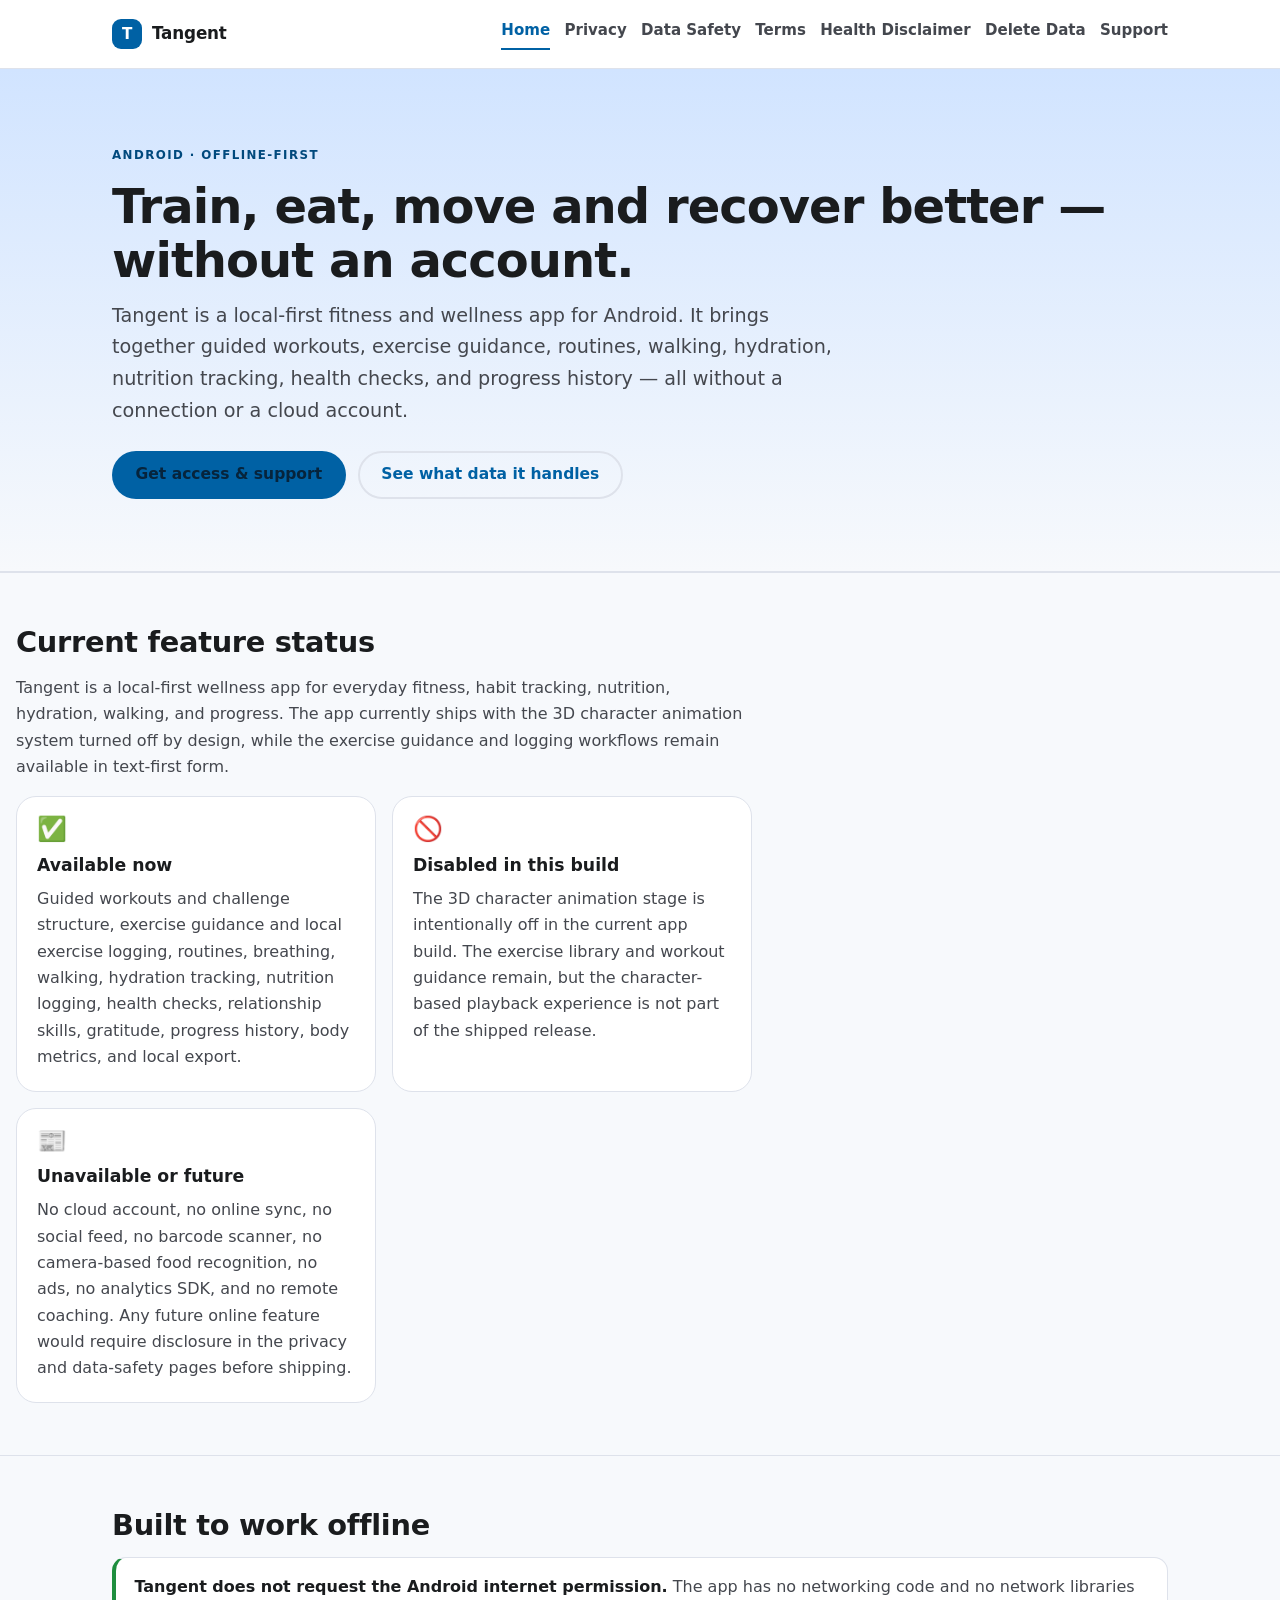
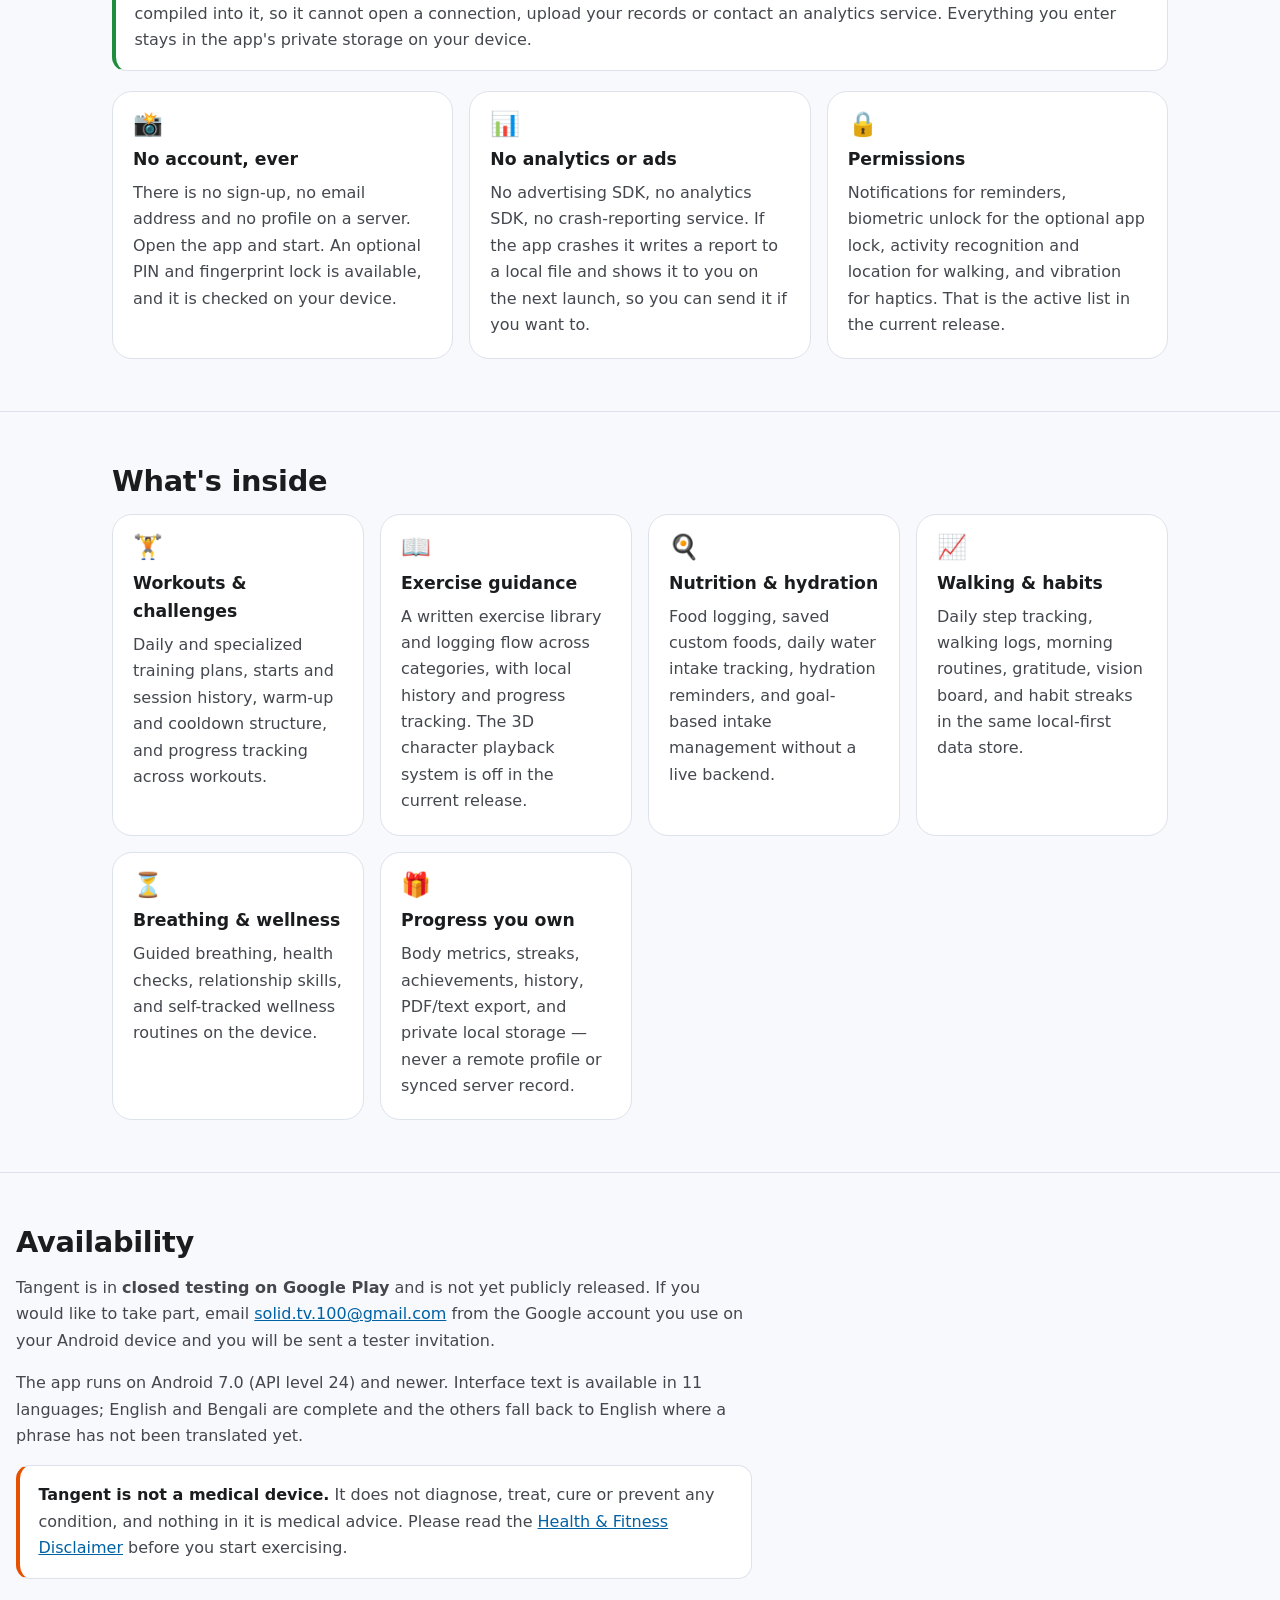
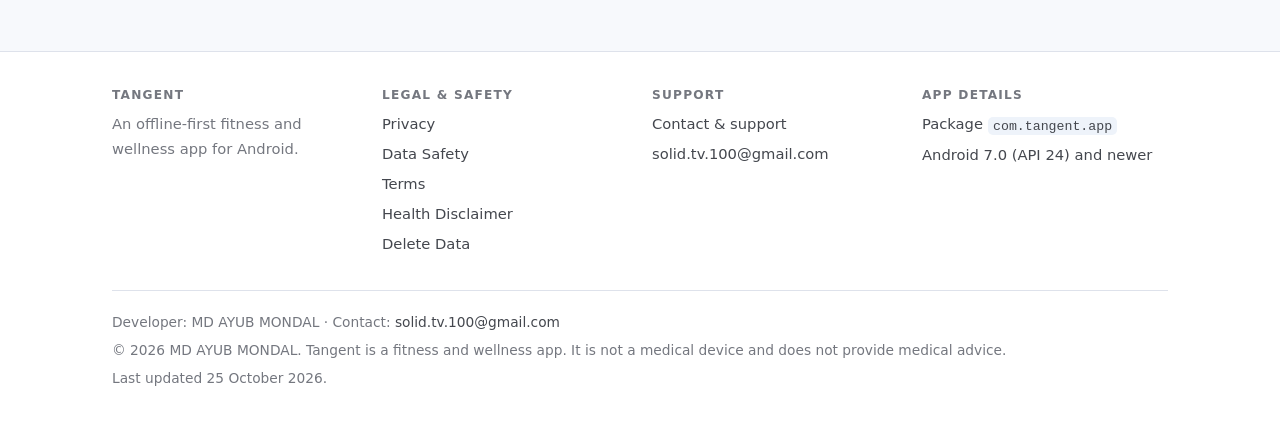
<file: index.html>
<!DOCTYPE html>
<html lang="en">
<head>
<meta charset="utf-8">
<meta name="viewport" content="width=device-width, initial-scale=1">
<title>Tangent Fitness & Wellness — Offline Android fitness app</title>
<meta name="description" content="Tangent is a local-first Android fitness and wellness app: guided workouts, exercise guidance, routines, walking, hydration, nutrition tracking, health checks, and progress history — all without an account or internet connection.">
<link rel="canonical" href="https://solidtv100-afk.github.io/tangent-website/">
<meta name="author" content="MD AYUB MONDAL">
<meta name="theme-color" content="#0061a4">
<meta property="og:type" content="website">
<meta property="og:site_name" content="Tangent Fitness &amp; Wellness">
<meta property="og:title" content="Tangent Fitness & Wellness — Offline Android fitness app">
<meta property="og:description" content="Tangent is a local-first Android fitness and wellness app: guided workouts, exercise guidance, routines, walking, hydration, nutrition tracking, health checks, and progress history — all without an account or internet connection.">
<meta property="og:url" content="https://solidtv100-afk.github.io/tangent-website/">
<meta name="twitter:card" content="summary">
<link rel="stylesheet" href="assets/styles.css">
<link rel="icon" href="data:image/svg+xml,<svg xmlns='http://www.w3.org/2000/svg' viewBox='0 0 32 32'><rect width='32' height='32' rx='8' fill='%230061a4'/><text x='16' y='23' font-family='system-ui, sans-serif' font-size='18' font-weight='700' fill='white'>T</text></svg>">
<script type="application/ld+json">
{
  "@context": "https://schema.org",
  "@type": "SoftwareApplication",
  "name": "Tangent Fitness & Wellness",
  "operatingSystem": "Android 7.0+",
  "applicationCategory": "HealthApplication",
  "applicationSubCategory": "Fitness",
  "offers": { "@type": "Offer", "price": "0", "priceCurrency": "USD" },
  "author": { "@type": "Person", "name": "MD AYUB MONDAL" },
  "publisher": { "@type": "Person", "name": "MD AYUB MONDAL" },
  "url": "https://solidtv100-afk.github.io/tangent-website/",
  "description": "Local-first fitness and wellness app for Android: guided workouts, exercise guidance, routines, walking, hydration, nutrition tracking, health checks, and progress history — all without an account or internet connection.",
  "isAccessibleForFree": true,
  "privacyPolicy": "https://solidtv100-afk.github.io/tangent-website/privacy/"
}
</script>
</head>
<body>
<a class="skip-link" href="#main">Skip to main content</a>

<header class="site-header">
  <div class="wrap">
    <a class="brand" href="./">
      <span class="mark" aria-hidden="true">T</span>
      <span>Tangent<span class="sr-only"> Fitness &amp; Wellness</span></span>
    </a>
    <nav class="site-nav" aria-label="Main">
      <ul>
          <li><a href="./" aria-current="page">Home</a></li>
          <li><a href="privacy/">Privacy</a></li>
          <li><a href="data-safety/">Data Safety</a></li>
          <li><a href="terms/">Terms</a></li>
          <li><a href="disclaimer/">Health Disclaimer</a></li>
          <li><a href="delete-data/">Delete Data</a></li>
          <li><a href="support/">Support</a></li>
      </ul>
    </nav>
  </div>
</header>

<main id="main">

<section class="hero">
  <div class="wrap">
    <span class="eyebrow">Android &middot; Offline-first</span>
    <h1>Train, eat, move and recover better &mdash; without an account.</h1>
    <p class="lede">
      Tangent is a local-first fitness and wellness app for Android. It brings
      together guided workouts, exercise guidance, routines, walking,
      hydration, nutrition tracking, health checks, and progress history &mdash;
      all without a connection or a cloud account.
    </p>
    <div class="actions">
      <a class="btn btn-primary" href="support/">Get access &amp; support</a>
      <a class="btn btn-ghost" href="data-safety/">See what data it handles</a>
    </div>
  </div>
</section>

<section>
  <div class="wrap prose">
    <h2>Current feature status</h2>
    <p>
      Tangent is a local-first wellness app for everyday fitness, habit tracking,
      nutrition, hydration, walking, and progress. The app currently ships with
      the 3D character animation system turned off by design, while the exercise
      guidance and logging workflows remain available in text-first form.
    </p>
    <div class="grid">
      <div class="card">
        <span class="ico" aria-hidden="true">&#9989;</span>
        <h3>Available now</h3>
        <p>
          Guided workouts and challenge structure, exercise guidance and local
          exercise logging, routines, breathing, walking, hydration tracking,
          nutrition logging, health checks, relationship skills, gratitude,
          progress history, body metrics, and local export.
        </p>
      </div>
      <div class="card">
        <span class="ico" aria-hidden="true">&#128683;</span>
        <h3>Disabled in this build</h3>
        <p>
          The 3D character animation stage is intentionally off in the current
          app build. The exercise library and workout guidance remain, but the
          character-based playback experience is not part of the shipped release.
        </p>
      </div>
      <div class="card">
        <span class="ico" aria-hidden="true">&#128240;</span>
        <h3>Unavailable or future</h3>
        <p>
          No cloud account, no online sync, no social feed, no barcode scanner,
          no camera-based food recognition, no ads, no analytics SDK, and no
          remote coaching. Any future online feature would require disclosure in
          the privacy and data-safety pages before shipping.
        </p>
      </div>
    </div>
  </div>
</section>

<section>
  <div class="wrap">
    <h2>Built to work offline</h2>
    <div class="callout good">
      <p>
        <strong>Tangent does not request the Android internet permission.</strong>
        The app has no networking code and no network libraries compiled into it,
        so it cannot open a connection, upload your records or contact an
        analytics service. Everything you enter stays in the app's private
        storage on your device.
      </p>
    </div>
    <div class="grid">
      <div class="card">
        <span class="ico" aria-hidden="true">&#128248;</span>
        <h3>No account, ever</h3>
        <p>
          There is no sign-up, no email address and no profile on a server.
          Open the app and start. An optional PIN and fingerprint lock is
          available, and it is checked on your device.
        </p>
      </div>
      <div class="card">
        <span class="ico" aria-hidden="true">&#128202;</span>
        <h3>No analytics or ads</h3>
        <p>
          No advertising SDK, no analytics SDK, no crash-reporting service.
          If the app crashes it writes a report to a local file and shows it to
          you on the next launch, so you can send it if you want to.
        </p>
      </div>
      <div class="card">
        <span class="ico" aria-hidden="true">&#128274;</span>
        <h3>Permissions</h3>
        <p>
          Notifications for reminders, biometric unlock for the optional app lock,
          activity recognition and location for walking, and vibration for
          haptics. That is the active list in the current release.
        </p>
      </div>
    </div>
  </div>
</section>

<section>
  <div class="wrap">
    <h2>What's inside</h2>
    <div class="grid">
      <div class="card">
        <span class="ico" aria-hidden="true">&#127947;</span>
        <h3>Workouts &amp; challenges</h3>
        <p>
          Daily and specialized training plans, starts and session history, warm-up
          and cooldown structure, and progress tracking across workouts.
        </p>
      </div>
      <div class="card">
        <span class="ico" aria-hidden="true">&#128214;</span>
        <h3>Exercise guidance</h3>
        <p>
          A written exercise library and logging flow across categories, with local
          history and progress tracking. The 3D character playback system is off in
          the current release.
        </p>
      </div>
      <div class="card">
        <span class="ico" aria-hidden="true">&#127859;</span>
        <h3>Nutrition &amp; hydration</h3>
        <p>
          Food logging, saved custom foods, daily water intake tracking, hydration
          reminders, and goal-based intake management without a live backend.
        </p>
      </div>
      <div class="card">
        <span class="ico" aria-hidden="true">&#128200;</span>
        <h3>Walking &amp; habits</h3>
        <p>
          Daily step tracking, walking logs, morning routines, gratitude, vision
          board, and habit streaks in the same local-first data store.
        </p>
      </div>
      <div class="card">
        <span class="ico" aria-hidden="true">&#9203;</span>
        <h3>Breathing &amp; wellness</h3>
        <p>
          Guided breathing, health checks, relationship skills, and self-tracked
          wellness routines on the device.
        </p>
      </div>
      <div class="card">
        <span class="ico" aria-hidden="true">&#127873;</span>
        <h3>Progress you own</h3>
        <p>
          Body metrics, streaks, achievements, history, PDF/text export, and
          private local storage — never a remote profile or synced server record.
        </p>
      </div>
    </div>
  </div>
</section>

<section>
  <div class="wrap prose">
    <h2>Availability</h2>
    <p>
      Tangent is in <strong>closed testing on Google Play</strong> and is not
      yet publicly released. If you would like to take part, email
      <a href="mailto:solid.tv.100@gmail.com">solid.tv.100@gmail.com</a> from the Google account you use on
      your Android device and you will be sent a tester invitation.
    </p>
    <p>
      The app runs on Android 7.0 (API level 24) and newer. Interface text is
      available in 11 languages; English and Bengali are complete and the others
      fall back to English where a phrase has not been translated yet.
    </p>
    <div class="callout warn">
      <p>
        <strong>Tangent is not a medical device.</strong> It does not diagnose,
        treat, cure or prevent any condition, and nothing in it is medical
        advice. Please read the
        <a href="disclaimer/">Health &amp; Fitness Disclaimer</a> before you
        start exercising.
      </p>
    </div>
  </div>
</section>

</main>

<footer class="site-footer">
  <div class="wrap">
    <div class="footer-grid">
      <div>
        <h2>Tangent</h2>
        <p style="margin:0;color:var(--ink-muted)">An offline-first fitness and wellness app for Android.</p>
      </div>
      <div>
        <h2>Legal &amp; safety</h2>
        <ul>
            <li><a href="privacy/">Privacy</a></li>
            <li><a href="data-safety/">Data Safety</a></li>
            <li><a href="terms/">Terms</a></li>
            <li><a href="disclaimer/">Health Disclaimer</a></li>
            <li><a href="delete-data/">Delete Data</a></li>
        </ul>
      </div>
      <div>
        <h2>Support</h2>
        <ul>
          <li><a href="support/">Contact &amp; support</a></li>
          <li><a href="mailto:solid.tv.100@gmail.com">solid.tv.100@gmail.com</a></li>
        </ul>
      </div>
      <div>
        <h2>App details</h2>
        <ul>
          <li>Package <code>com.tangent.app</code></li>
          <li>Android 7.0 (API 24) and newer</li>
        </ul>
      </div>
    </div>
    <div class="legal">
      <p>Developer: MD AYUB MONDAL &middot; Contact: <a href="mailto:solid.tv.100@gmail.com">solid.tv.100@gmail.com</a></p>
      <p>&copy; 2026 MD AYUB MONDAL. Tangent is a fitness and wellness app. It is not a medical device and does not provide medical advice.</p>
      <p>Last updated 25 October 2026.</p>
    </div>
  </div>
</footer>
</body>
</html>
</file>
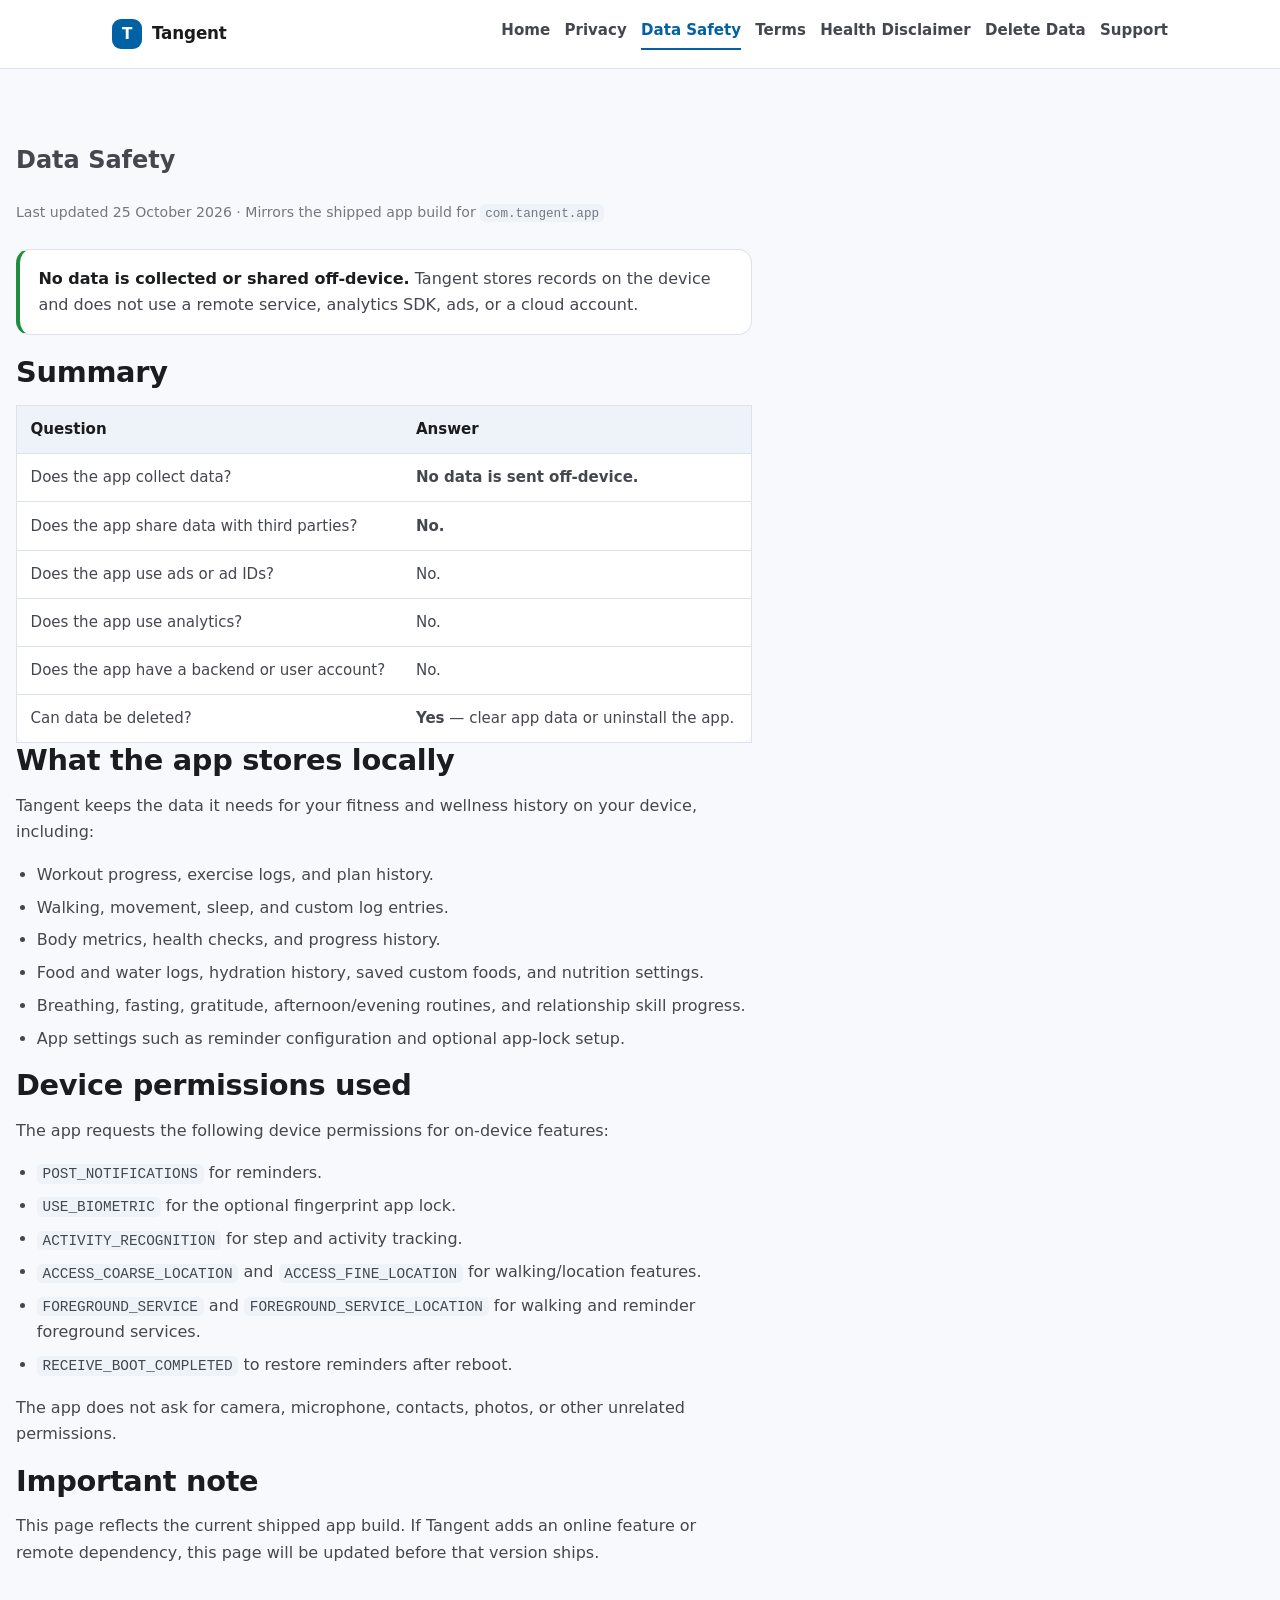
<file: data-safety/index.html>
<!DOCTYPE html>
<html lang="en">
<head>
<meta charset="utf-8">
<meta name="viewport" content="width=device-width, initial-scale=1">
<title>Data Safety — Tangent Fitness & Wellness</title>
<meta name="description" content="Tangent stores data locally on your device. It does not collect or share data off-device and does not use ads, analytics, or a remote backend.">
<link rel="canonical" href="https://solidtv100-afk.github.io/tangent-website/data-safety/">
<meta name="author" content="MD AYUB MONDAL">
<meta name="theme-color" content="#0061a4">
<meta property="og:type" content="website">
<meta property="og:site_name" content="Tangent Fitness &amp; Wellness">
<meta property="og:title" content="Data Safety — Tangent Fitness & Wellness">
<meta property="og:description" content="Tangent stores data locally on your device. It does not collect or share data off-device and does not use ads, analytics, or a remote backend.">
<meta property="og:url" content="https://solidtv100-afk.github.io/tangent-website/data-safety/">
<meta name="twitter:card" content="summary">
<link rel="stylesheet" href="../assets/styles.css">
<link rel="icon" href="data:image/svg+xml,<svg xmlns='http://www.w3.org/2000/svg' viewBox='0 0 32 32'><rect width='32' height='32' rx='8' fill='%230061a4'/><text x='16' y='23' font-family='system-ui, sans-serif' font-size='18' font-weight='700' fill='white'>T</text></svg>">
</head>
<body>
<a class="skip-link" href="#main">Skip to main content</a>
<header class="site-header">
  <div class="wrap">
    <a class="brand" href="../">
      <span class="mark" aria-hidden="true">T</span>
      <span>Tangent<span class="sr-only"> Fitness &amp; Wellness</span></span>
    </a>
    <nav class="site-nav" aria-label="Main">
      <ul>
        <li><a href="../">Home</a></li>
        <li><a href="../privacy/">Privacy</a></li>
        <li><a href="../data-safety/" aria-current="page">Data Safety</a></li>
        <li><a href="../terms/">Terms</a></li>
        <li><a href="../disclaimer/">Health Disclaimer</a></li>
        <li><a href="../delete-data/">Delete Data</a></li>
        <li><a href="../support/">Support</a></li>
      </ul>
    </nav>
  </div>
</header>

<main id="main">
<section>
  <div class="wrap prose">
    <h1>Data Safety</h1>
    <p class="meta">Last updated 25 October 2026 &middot; Mirrors the shipped app build for <code>com.tangent.app</code></p>

    <div class="callout good">
      <p>
        <strong>No data is collected or shared off-device.</strong> Tangent stores
        records on the device and does not use a remote service, analytics SDK,
        ads, or a cloud account.
      </p>
    </div>

    <h2>Summary</h2>
    <table>
      <thead>
        <tr><th scope="col">Question</th><th scope="col">Answer</th></tr>
      </thead>
      <tbody>
        <tr><td>Does the app collect data?</td><td><strong>No data is sent off-device.</strong></td></tr>
        <tr><td>Does the app share data with third parties?</td><td><strong>No.</strong></td></tr>
        <tr><td>Does the app use ads or ad IDs?</td><td>No.</td></tr>
        <tr><td>Does the app use analytics?</td><td>No.</td></tr>
        <tr><td>Does the app have a backend or user account?</td><td>No.</td></tr>
        <tr><td>Can data be deleted?</td><td><strong>Yes</strong> — clear app data or uninstall the app.</td></tr>
      </tbody>
    </table>

    <h2>What the app stores locally</h2>
    <p>Tangent keeps the data it needs for your fitness and wellness history on your device, including:</p>
    <ul>
      <li>Workout progress, exercise logs, and plan history.</li>
      <li>Walking, movement, sleep, and custom log entries.</li>
      <li>Body metrics, health checks, and progress history.</li>
      <li>Food and water logs, hydration history, saved custom foods, and nutrition settings.</li>
      <li>Breathing, fasting, gratitude, afternoon/evening routines, and relationship skill progress.</li>
      <li>App settings such as reminder configuration and optional app-lock setup.</li>
    </ul>

    <h2>Device permissions used</h2>
    <p>The app requests the following device permissions for on-device features:</p>
    <ul>
      <li><code>POST_NOTIFICATIONS</code> for reminders.</li>
      <li><code>USE_BIOMETRIC</code> for the optional fingerprint app lock.</li>
      <li><code>ACTIVITY_RECOGNITION</code> for step and activity tracking.</li>
      <li><code>ACCESS_COARSE_LOCATION</code> and <code>ACCESS_FINE_LOCATION</code> for walking/location features.</li>
      <li><code>FOREGROUND_SERVICE</code> and <code>FOREGROUND_SERVICE_LOCATION</code> for walking and reminder foreground services.</li>
      <li><code>RECEIVE_BOOT_COMPLETED</code> to restore reminders after reboot.</li>
    </ul>
    <p>The app does not ask for camera, microphone, contacts, photos, or other unrelated permissions.</p>

    <h2>Important note</h2>
    <p>
      This page reflects the current shipped app build. If Tangent adds an online
      feature or remote dependency, this page will be updated before that version
      ships.
    </p>
  </div>
</section>
</main>
</body>
</html>
</file>
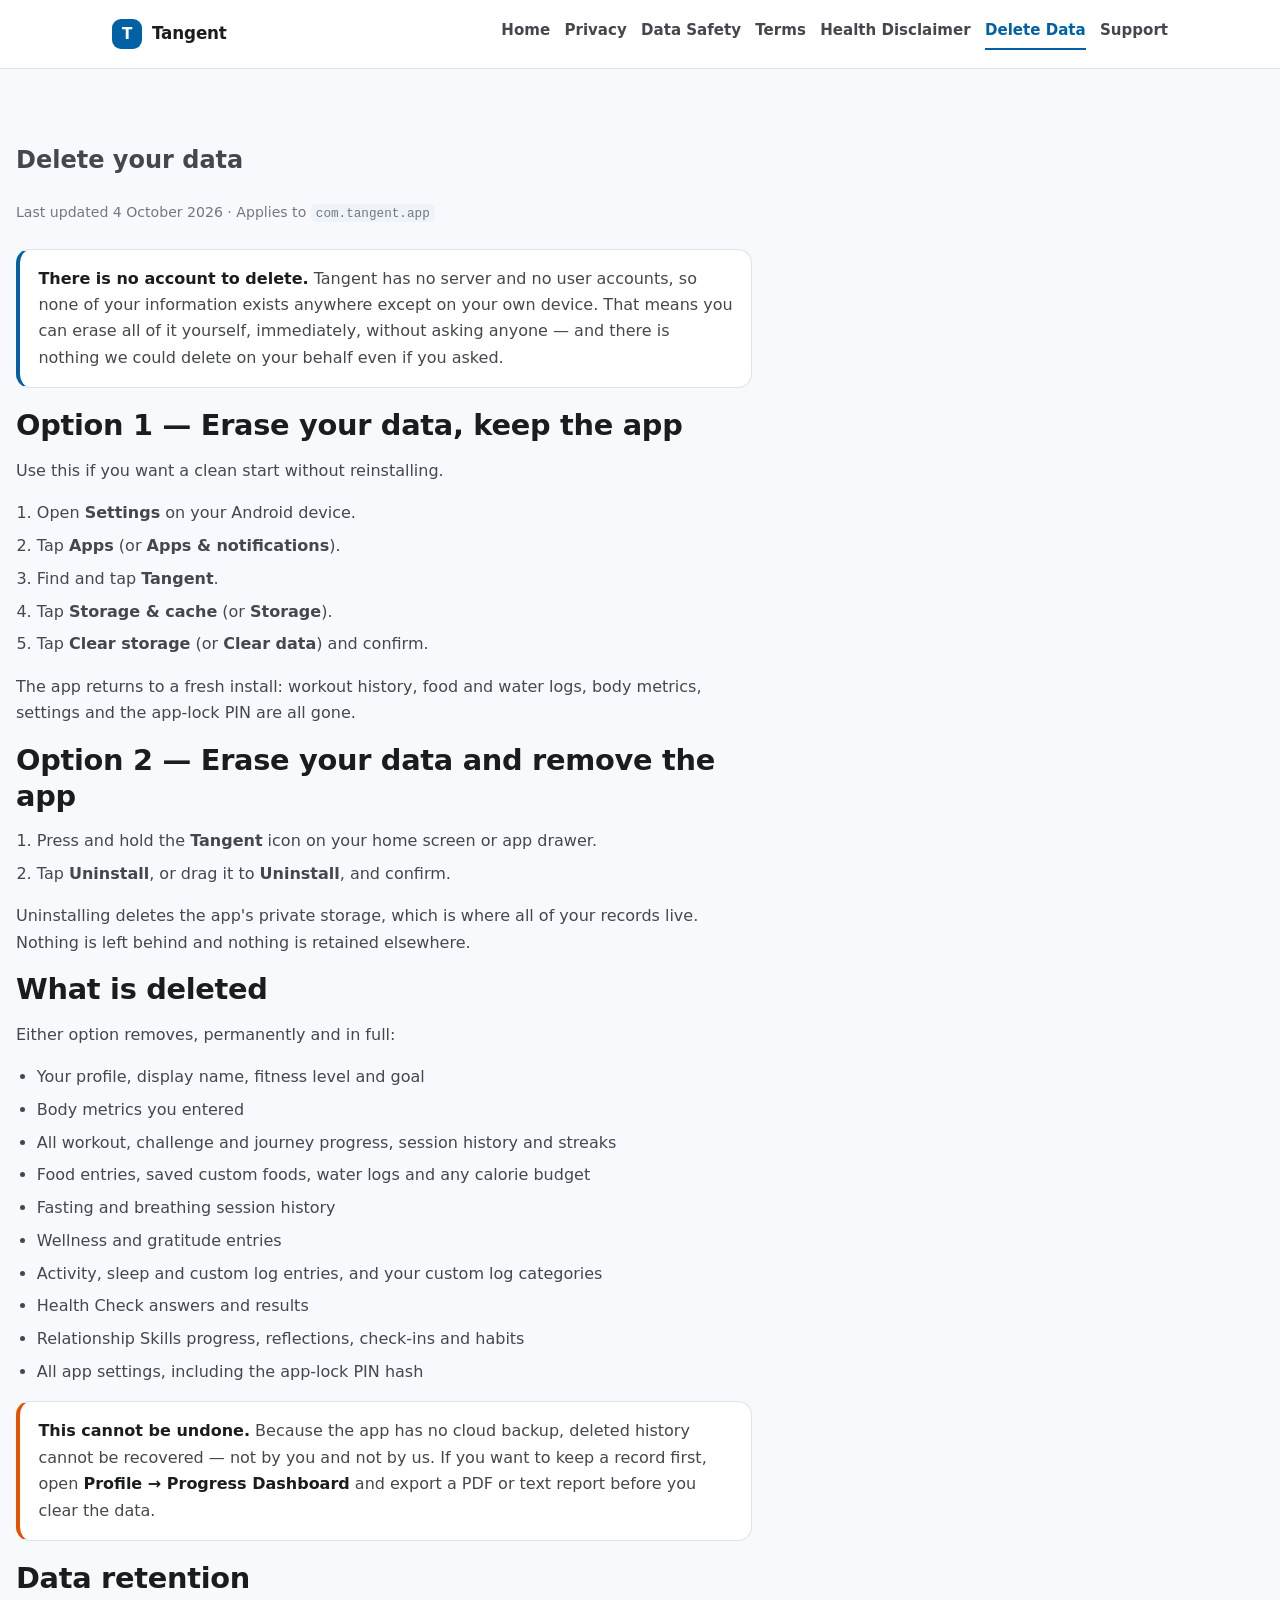
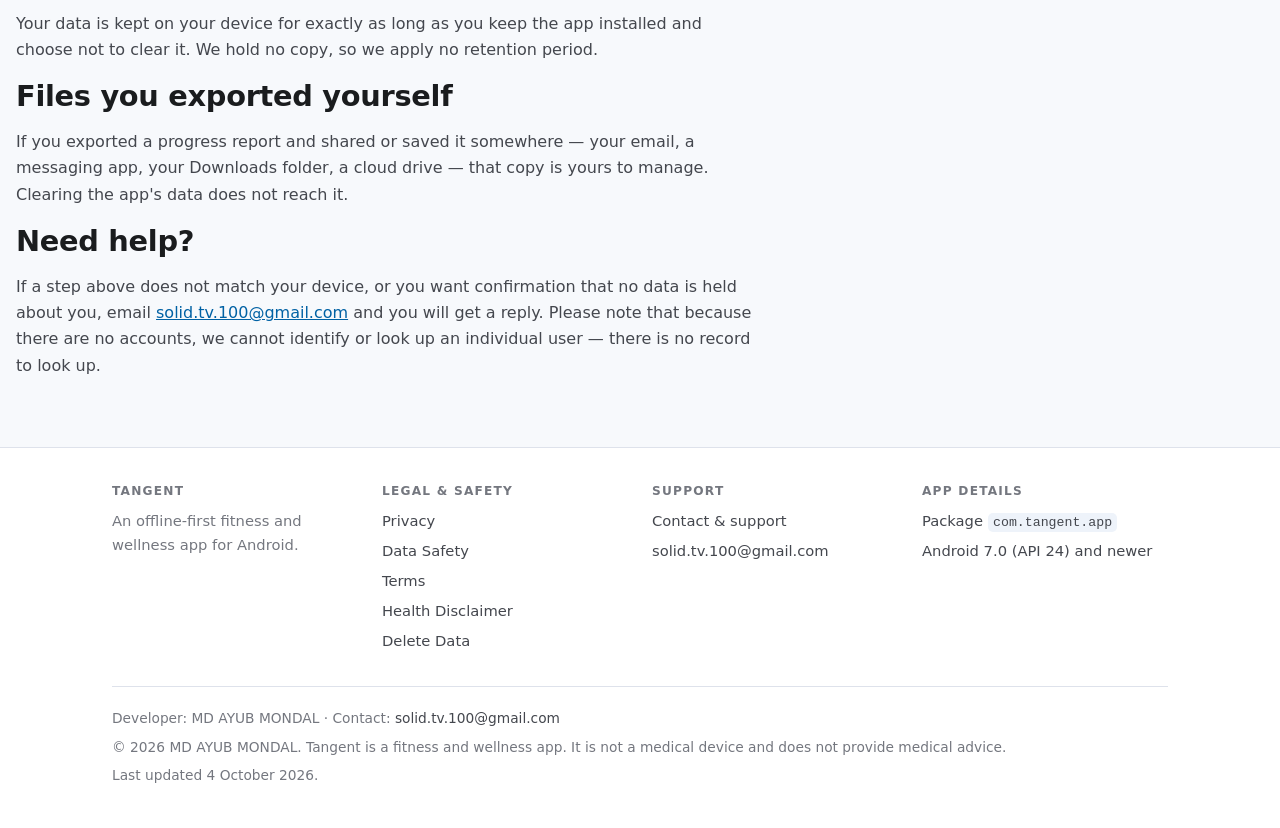
<file: delete-data/index.html>
<!DOCTYPE html>
<html lang="en">
<head>
<meta charset="utf-8">
<meta name="viewport" content="width=device-width, initial-scale=1">
<title>Delete your data — Tangent Fitness & Wellness</title>
<meta name="description" content="How to permanently erase all Tangent data. There is no account to delete: everything is on your device, and clearing app data or uninstalling removes it.">
<link rel="canonical" href="https://solidtv100-afk.github.io/tangent-website/delete-data/">
<meta name="author" content="MD AYUB MONDAL">
<meta name="theme-color" content="#0061a4">
<meta property="og:type" content="website">
<meta property="og:site_name" content="Tangent Fitness &amp; Wellness">
<meta property="og:title" content="Delete your data — Tangent Fitness & Wellness">
<meta property="og:description" content="How to permanently erase all Tangent data. There is no account to delete: everything is on your device, and clearing app data or uninstalling removes it.">
<meta property="og:url" content="https://solidtv100-afk.github.io/tangent-website/delete-data/">
<meta name="twitter:card" content="summary">
<link rel="stylesheet" href="../assets/styles.css">
<link rel="icon" href="data:image/svg+xml,<svg xmlns='http://www.w3.org/2000/svg' viewBox='0 0 32 32'><rect width='32' height='32' rx='8' fill='%230061a4'/><text x='16' y='23' font-family='system-ui,sans-serif' font-size='19' font-weight='700' text-anchor='middle' fill='%23fff'>T</text></svg>">
</head>
<body>
<a class="skip-link" href="#main">Skip to main content</a>

<header class="site-header">
  <div class="wrap">
    <a class="brand" href="../">
      <span class="mark" aria-hidden="true">T</span>
      <span>Tangent<span class="sr-only"> Fitness &amp; Wellness</span></span>
    </a>
    <nav class="site-nav" aria-label="Main">
      <ul>
          <li><a href="../">Home</a></li>
          <li><a href="../privacy/">Privacy</a></li>
          <li><a href="../data-safety/">Data Safety</a></li>
          <li><a href="../terms/">Terms</a></li>
          <li><a href="../disclaimer/">Health Disclaimer</a></li>
          <li><a href="../delete-data/" aria-current="page">Delete Data</a></li>
          <li><a href="../support/">Support</a></li>
      </ul>
    </nav>
  </div>
</header>

<main id="main">

<section>
  <div class="wrap prose">
    <h1>Delete your data</h1>
    <p class="meta">Last updated 4 October 2026 &middot; Applies to <code>com.tangent.app</code></p>

    <div class="callout">
      <p>
        <strong>There is no account to delete.</strong> Tangent has no server
        and no user accounts, so none of your information exists anywhere
        except on your own device. That means you can erase all of it yourself,
        immediately, without asking anyone &mdash; and there is nothing we
        could delete on your behalf even if you asked.
      </p>
    </div>

    <h2>Option 1 &mdash; Erase your data, keep the app</h2>
    <p>Use this if you want a clean start without reinstalling.</p>
    <ol>
      <li>Open <strong>Settings</strong> on your Android device.</li>
      <li>Tap <strong>Apps</strong> (or <strong>Apps &amp; notifications</strong>).</li>
      <li>Find and tap <strong>Tangent</strong>.</li>
      <li>Tap <strong>Storage &amp; cache</strong> (or <strong>Storage</strong>).</li>
      <li>Tap <strong>Clear storage</strong> (or <strong>Clear data</strong>) and confirm.</li>
    </ol>
    <p>
      The app returns to a fresh install: workout history, food and water logs,
      body metrics, settings and the app-lock PIN are all gone.
    </p>

    <h2>Option 2 &mdash; Erase your data and remove the app</h2>
    <ol>
      <li>Press and hold the <strong>Tangent</strong> icon on your home screen or app drawer.</li>
      <li>Tap <strong>Uninstall</strong>, or drag it to <strong>Uninstall</strong>, and confirm.</li>
    </ol>
    <p>
      Uninstalling deletes the app's private storage, which is where all of
      your records live. Nothing is left behind and nothing is retained
      elsewhere.
    </p>

    <h2>What is deleted</h2>
    <p>Either option removes, permanently and in full:</p>
    <ul>
      <li>Your profile, display name, fitness level and goal</li>
      <li>Body metrics you entered</li>
      <li>All workout, challenge and journey progress, session history and streaks</li>
      <li>Food entries, saved custom foods, water logs and any calorie budget</li>
      <li>Fasting and breathing session history</li>
      <li>Wellness and gratitude entries</li>
      <li>Activity, sleep and custom log entries, and your custom log categories</li>
      <li>Health Check answers and results</li>
      <li>Relationship Skills progress, reflections, check-ins and habits</li>
      <li>All app settings, including the app-lock PIN hash</li>
    </ul>

    <div class="callout warn">
      <p>
        <strong>This cannot be undone.</strong> Because the app has no cloud
        backup, deleted history cannot be recovered &mdash; not by you and not
        by us. If you want to keep a record first, open
        <strong>Profile &rarr; Progress Dashboard</strong> and export a PDF or
        text report before you clear the data.
      </p>
    </div>

    <h2>Data retention</h2>
    <p>
      Your data is kept on your device for exactly as long as you keep the app
      installed and choose not to clear it. We hold no copy, so we apply no
      retention period.
    </p>

    <h2>Files you exported yourself</h2>
    <p>
      If you exported a progress report and shared or saved it somewhere &mdash;
      your email, a messaging app, your Downloads folder, a cloud drive &mdash;
      that copy is yours to manage. Clearing the app's data does not reach it.
    </p>

    <h2>Need help?</h2>
    <p>
      If a step above does not match your device, or you want confirmation that
      no data is held about you, email
      <a href="mailto:solid.tv.100@gmail.com">solid.tv.100@gmail.com</a> and you will get a reply. Please
      note that because there are no accounts, we cannot identify or look up an
      individual user &mdash; there is no record to look up.
    </p>
  </div>
</section>

</main>

<footer class="site-footer">
  <div class="wrap">
    <div class="footer-grid">
      <div>
        <h2>Tangent</h2>
        <p style="margin:0;color:var(--ink-muted)">An offline-first fitness and wellness app for Android.</p>
      </div>
      <div>
        <h2>Legal &amp; safety</h2>
        <ul>
            <li><a href="../privacy/">Privacy</a></li>
            <li><a href="../data-safety/">Data Safety</a></li>
            <li><a href="../terms/">Terms</a></li>
            <li><a href="../disclaimer/">Health Disclaimer</a></li>
            <li><a href="../delete-data/">Delete Data</a></li>
        </ul>
      </div>
      <div>
        <h2>Support</h2>
        <ul>
          <li><a href="../support/">Contact &amp; support</a></li>
          <li><a href="mailto:solid.tv.100@gmail.com">solid.tv.100@gmail.com</a></li>
        </ul>
      </div>
      <div>
        <h2>App details</h2>
        <ul>
          <li>Package <code>com.tangent.app</code></li>
          <li>Android 7.0 (API 24) and newer</li>
        </ul>
      </div>
    </div>
    <div class="legal">
      <p>Developer: MD AYUB MONDAL &middot; Contact: <a href="mailto:solid.tv.100@gmail.com">solid.tv.100@gmail.com</a></p>
      <p>&copy; 2026 MD AYUB MONDAL. Tangent is a fitness and wellness app. It is not a medical device and does not provide medical advice.</p>
      <p>Last updated 4 October 2026.</p>
    </div>
  </div>
</footer>
</body>
</html>
</file>
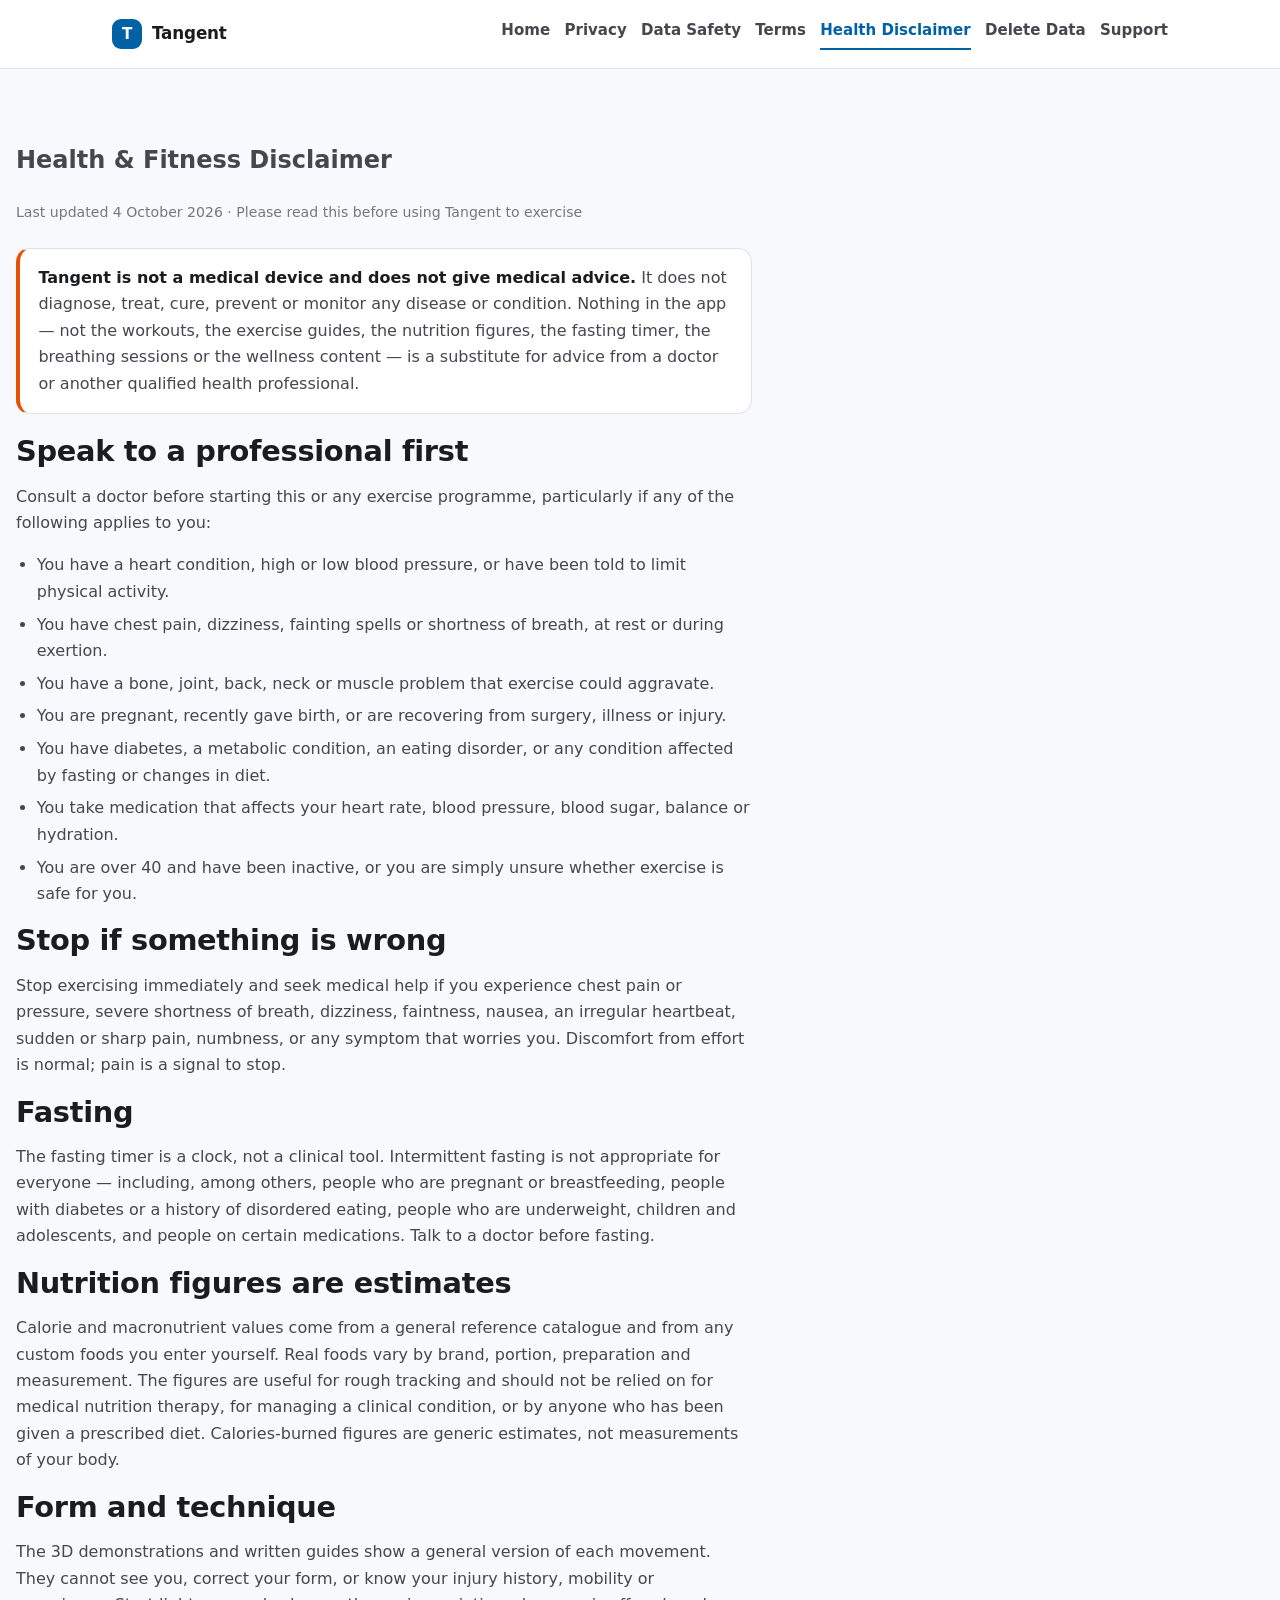
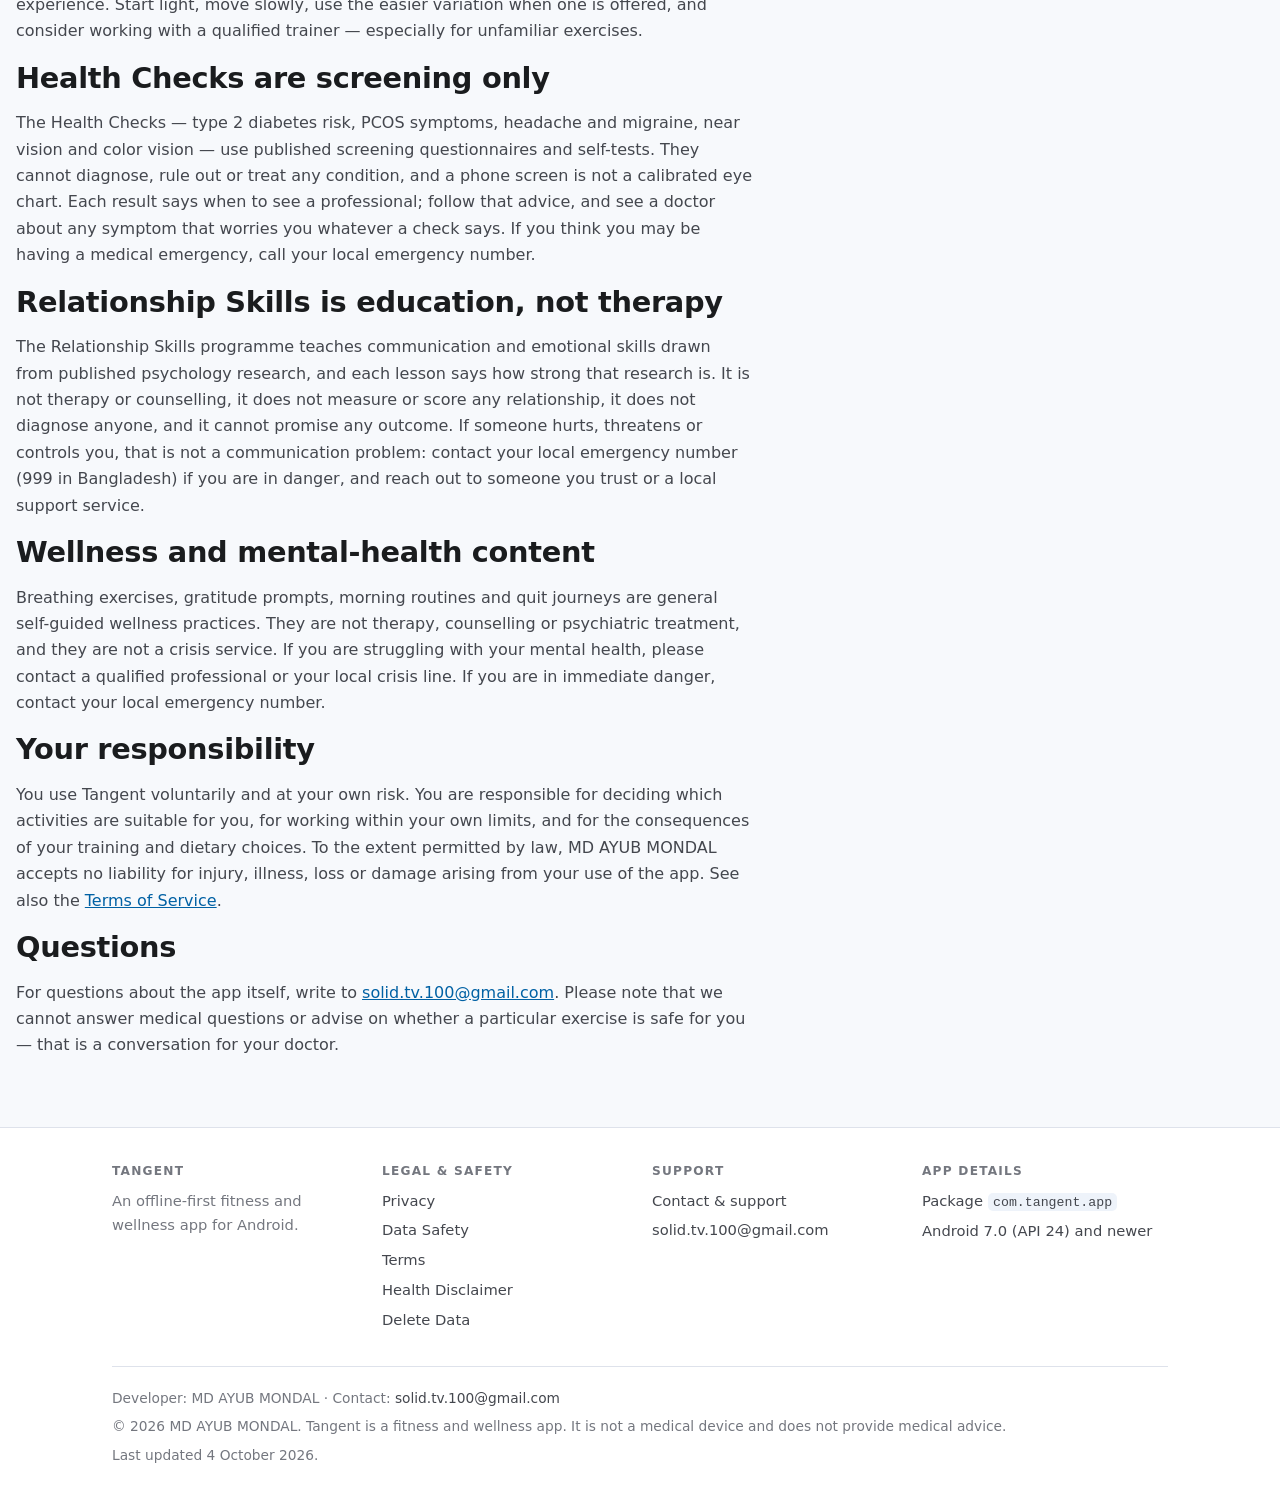
<file: disclaimer/index.html>
<!DOCTYPE html>
<html lang="en">
<head>
<meta charset="utf-8">
<meta name="viewport" content="width=device-width, initial-scale=1">
<title>Health & Fitness Disclaimer — Tangent Fitness & Wellness</title>
<meta name="description" content="Tangent is not a medical device and does not give medical advice. Read this before starting any exercise programme, fasting, or relying on nutrition figures.">
<link rel="canonical" href="https://solidtv100-afk.github.io/tangent-website/disclaimer/">
<meta name="author" content="MD AYUB MONDAL">
<meta name="theme-color" content="#0061a4">
<meta property="og:type" content="website">
<meta property="og:site_name" content="Tangent Fitness &amp; Wellness">
<meta property="og:title" content="Health & Fitness Disclaimer — Tangent Fitness & Wellness">
<meta property="og:description" content="Tangent is not a medical device and does not give medical advice. Read this before starting any exercise programme, fasting, or relying on nutrition figures.">
<meta property="og:url" content="https://solidtv100-afk.github.io/tangent-website/disclaimer/">
<meta name="twitter:card" content="summary">
<link rel="stylesheet" href="../assets/styles.css">
<link rel="icon" href="data:image/svg+xml,<svg xmlns='http://www.w3.org/2000/svg' viewBox='0 0 32 32'><rect width='32' height='32' rx='8' fill='%230061a4'/><text x='16' y='23' font-family='system-ui,sans-serif' font-size='19' font-weight='700' text-anchor='middle' fill='%23fff'>T</text></svg>">
</head>
<body>
<a class="skip-link" href="#main">Skip to main content</a>

<header class="site-header">
  <div class="wrap">
    <a class="brand" href="../">
      <span class="mark" aria-hidden="true">T</span>
      <span>Tangent<span class="sr-only"> Fitness &amp; Wellness</span></span>
    </a>
    <nav class="site-nav" aria-label="Main">
      <ul>
          <li><a href="../">Home</a></li>
          <li><a href="../privacy/">Privacy</a></li>
          <li><a href="../data-safety/">Data Safety</a></li>
          <li><a href="../terms/">Terms</a></li>
          <li><a href="../disclaimer/" aria-current="page">Health Disclaimer</a></li>
          <li><a href="../delete-data/">Delete Data</a></li>
          <li><a href="../support/">Support</a></li>
      </ul>
    </nav>
  </div>
</header>

<main id="main">

<section>
  <div class="wrap prose">
    <h1>Health &amp; Fitness Disclaimer</h1>
    <p class="meta">Last updated 4 October 2026 &middot; Please read this before using Tangent to exercise</p>

    <div class="callout warn">
      <p>
        <strong>Tangent is not a medical device and does not give medical
        advice.</strong> It does not diagnose, treat, cure, prevent or monitor
        any disease or condition. Nothing in the app &mdash; not the workouts,
        the exercise guides, the nutrition figures, the fasting timer, the
        breathing sessions or the wellness content &mdash; is a substitute for
        advice from a doctor or another qualified health professional.
      </p>
    </div>

    <h2>Speak to a professional first</h2>
    <p>
      Consult a doctor before starting this or any exercise programme,
      particularly if any of the following applies to you:
    </p>
    <ul>
      <li>You have a heart condition, high or low blood pressure, or have been told to limit physical activity.</li>
      <li>You have chest pain, dizziness, fainting spells or shortness of breath, at rest or during exertion.</li>
      <li>You have a bone, joint, back, neck or muscle problem that exercise could aggravate.</li>
      <li>You are pregnant, recently gave birth, or are recovering from surgery, illness or injury.</li>
      <li>You have diabetes, a metabolic condition, an eating disorder, or any condition affected by fasting or changes in diet.</li>
      <li>You take medication that affects your heart rate, blood pressure, blood sugar, balance or hydration.</li>
      <li>You are over 40 and have been inactive, or you are simply unsure whether exercise is safe for you.</li>
    </ul>

    <h2>Stop if something is wrong</h2>
    <p>
      Stop exercising immediately and seek medical help if you experience chest
      pain or pressure, severe shortness of breath, dizziness, faintness,
      nausea, an irregular heartbeat, sudden or sharp pain, numbness, or any
      symptom that worries you. Discomfort from effort is normal; pain is a
      signal to stop.
    </p>

    <h2>Fasting</h2>
    <p>
      The fasting timer is a clock, not a clinical tool. Intermittent fasting
      is not appropriate for everyone &mdash; including, among others, people
      who are pregnant or breastfeeding, people with diabetes or a history of
      disordered eating, people who are underweight, children and adolescents,
      and people on certain medications. Talk to a doctor before fasting.
    </p>

    <h2>Nutrition figures are estimates</h2>
    <p>
      Calorie and macronutrient values come from a general reference catalogue
      and from any custom foods you enter yourself. Real foods vary by brand,
      portion, preparation and measurement. The figures are useful for rough
      tracking and should not be relied on for medical nutrition therapy, for
      managing a clinical condition, or by anyone who has been given a
      prescribed diet. Calories-burned figures are generic estimates, not
      measurements of your body.
    </p>

    <h2>Form and technique</h2>
    <p>
      The 3D demonstrations and written guides show a general version of each
      movement. They cannot see you, correct your form, or know your injury
      history, mobility or experience. Start light, move slowly, use the
      easier variation when one is offered, and consider working with a
      qualified trainer &mdash; especially for unfamiliar exercises.
    </p>

    <h2>Health Checks are screening only</h2>
    <p>
      The Health Checks &mdash; type&nbsp;2 diabetes risk, PCOS symptoms,
      headache and migraine, near vision and color vision &mdash; use published
      screening questionnaires and self-tests. They cannot diagnose, rule out or
      treat any condition, and a phone screen is not a calibrated eye chart.
      Each result says when to see a professional; follow that advice, and see a
      doctor about any symptom that worries you whatever a check says. If you
      think you may be having a medical emergency, call your local emergency
      number.
    </p>

    <h2>Relationship Skills is education, not therapy</h2>
    <p>
      The Relationship Skills programme teaches communication and
      emotional skills drawn from published psychology research, and each
      lesson says how strong that research is. It is not therapy or
      counselling, it does not measure or score any relationship, it does not
      diagnose anyone, and it cannot promise any outcome. If someone hurts,
      threatens or controls you, that is not a communication problem: contact
      your local emergency number (999 in Bangladesh) if you are in danger,
      and reach out to someone you trust or a local support service.
    </p>

    <h2>Wellness and mental-health content</h2>
    <p>
      Breathing exercises, gratitude prompts, morning routines and quit
      journeys are general self-guided wellness practices. They are not
      therapy, counselling or psychiatric treatment, and they are not a crisis
      service. If you are struggling with your mental health, please contact a
      qualified professional or your local crisis line. If you are in immediate
      danger, contact your local emergency number.
    </p>

    <h2>Your responsibility</h2>
    <p>
      You use Tangent voluntarily and at your own risk. You are responsible for
      deciding which activities are suitable for you, for working within your
      own limits, and for the consequences of your training and dietary
      choices. To the extent permitted by law, MD AYUB MONDAL accepts no liability
      for injury, illness, loss or damage arising from your use of the app.
      See also the <a href="../terms/">Terms of Service</a>.
    </p>

    <h2>Questions</h2>
    <p>
      For questions about the app itself, write to
      <a href="mailto:solid.tv.100@gmail.com">solid.tv.100@gmail.com</a>. Please note that we cannot answer
      medical questions or advise on whether a particular exercise is safe for
      you &mdash; that is a conversation for your doctor.
    </p>
  </div>
</section>

</main>

<footer class="site-footer">
  <div class="wrap">
    <div class="footer-grid">
      <div>
        <h2>Tangent</h2>
        <p style="margin:0;color:var(--ink-muted)">An offline-first fitness and wellness app for Android.</p>
      </div>
      <div>
        <h2>Legal &amp; safety</h2>
        <ul>
            <li><a href="../privacy/">Privacy</a></li>
            <li><a href="../data-safety/">Data Safety</a></li>
            <li><a href="../terms/">Terms</a></li>
            <li><a href="../disclaimer/">Health Disclaimer</a></li>
            <li><a href="../delete-data/">Delete Data</a></li>
        </ul>
      </div>
      <div>
        <h2>Support</h2>
        <ul>
          <li><a href="../support/">Contact &amp; support</a></li>
          <li><a href="mailto:solid.tv.100@gmail.com">solid.tv.100@gmail.com</a></li>
        </ul>
      </div>
      <div>
        <h2>App details</h2>
        <ul>
          <li>Package <code>com.tangent.app</code></li>
          <li>Android 7.0 (API 24) and newer</li>
        </ul>
      </div>
    </div>
    <div class="legal">
      <p>Developer: MD AYUB MONDAL &middot; Contact: <a href="mailto:solid.tv.100@gmail.com">solid.tv.100@gmail.com</a></p>
      <p>&copy; 2026 MD AYUB MONDAL. Tangent is a fitness and wellness app. It is not a medical device and does not provide medical advice.</p>
      <p>Last updated 4 October 2026.</p>
    </div>
  </div>
</footer>
</body>
</html>
</file>
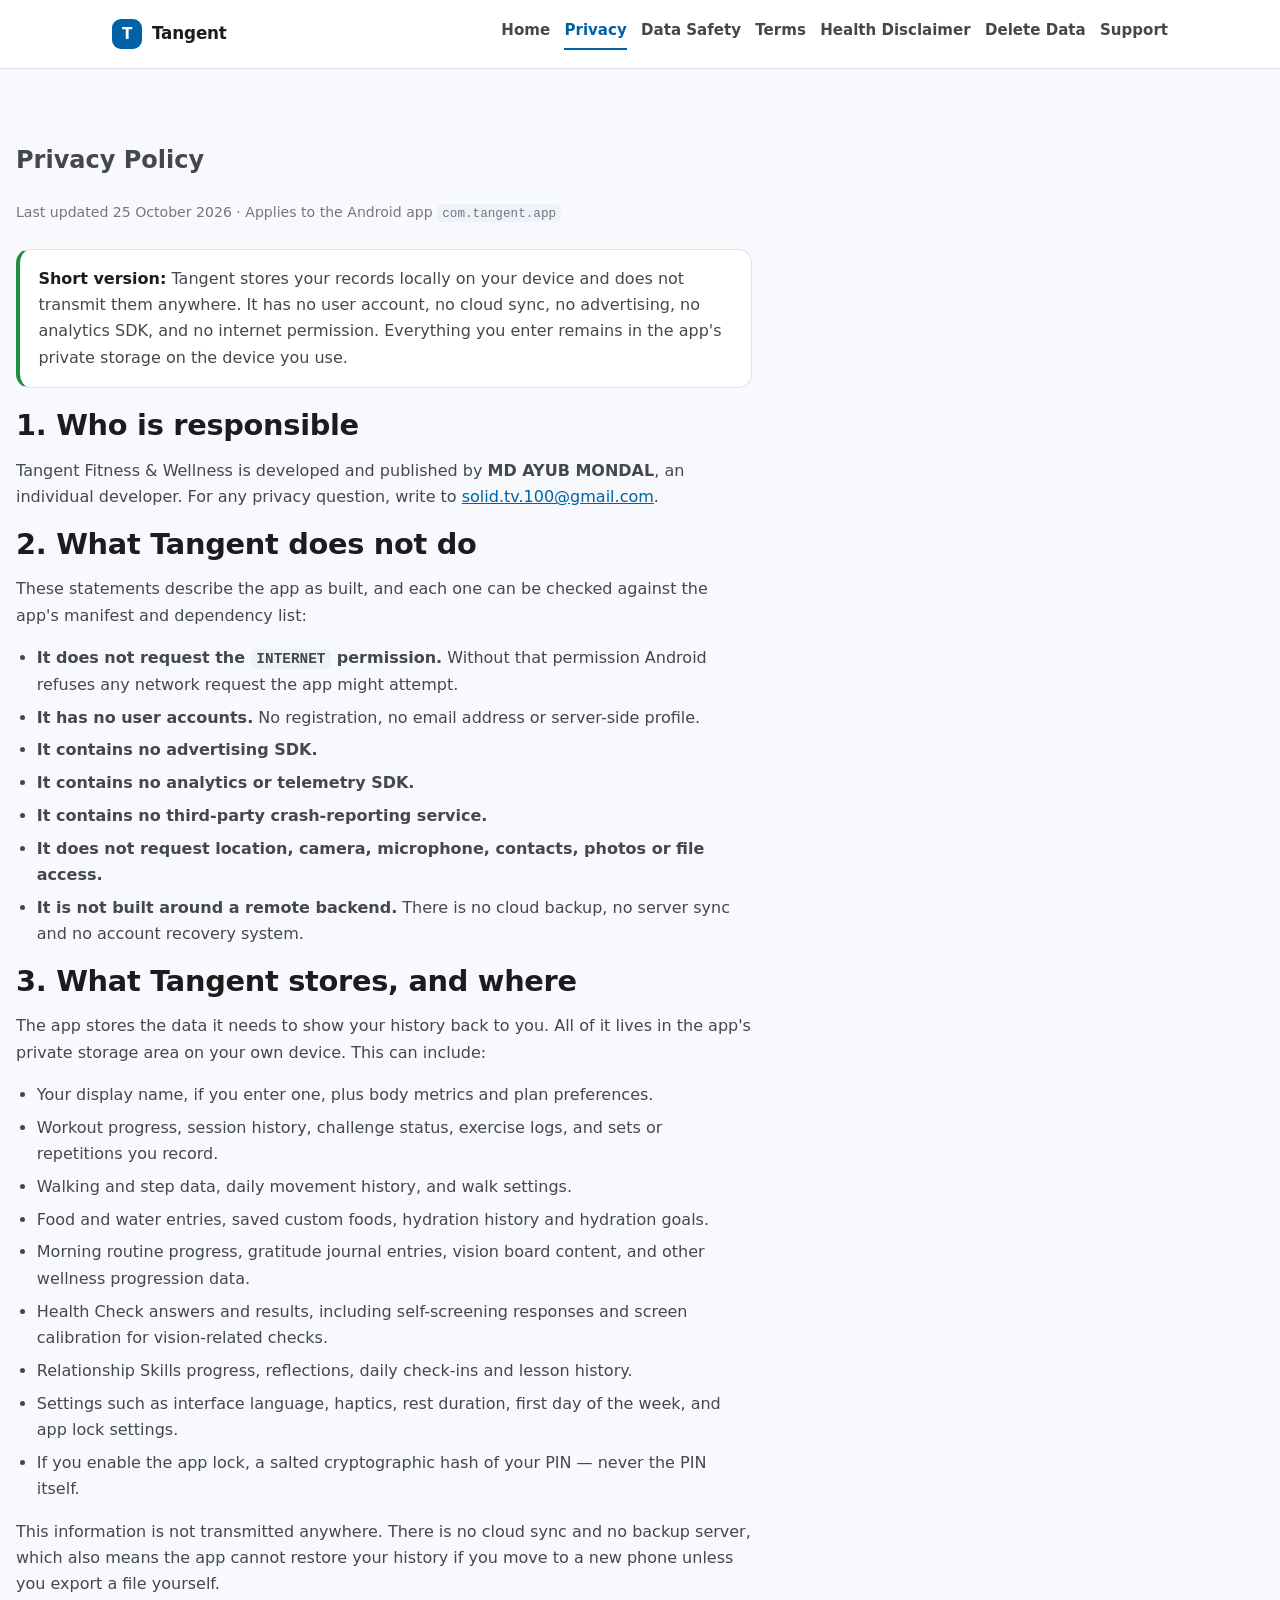
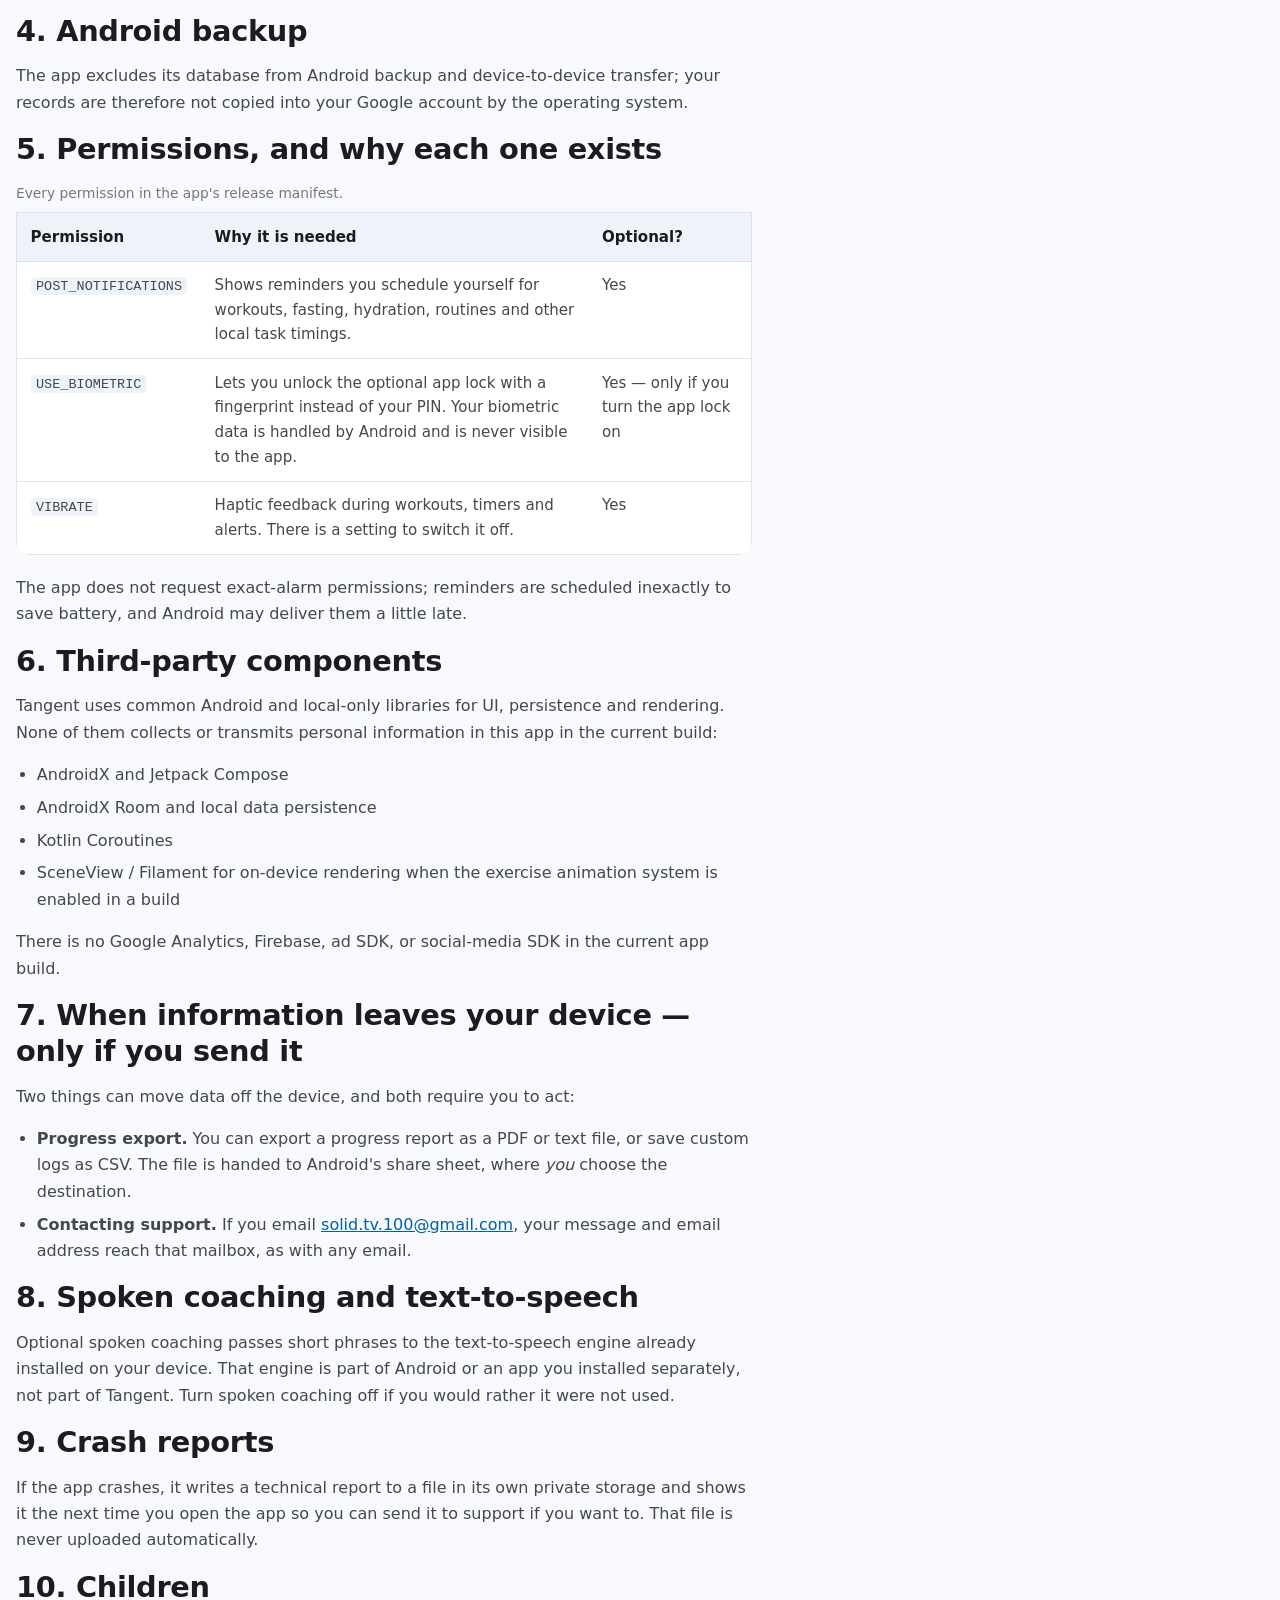
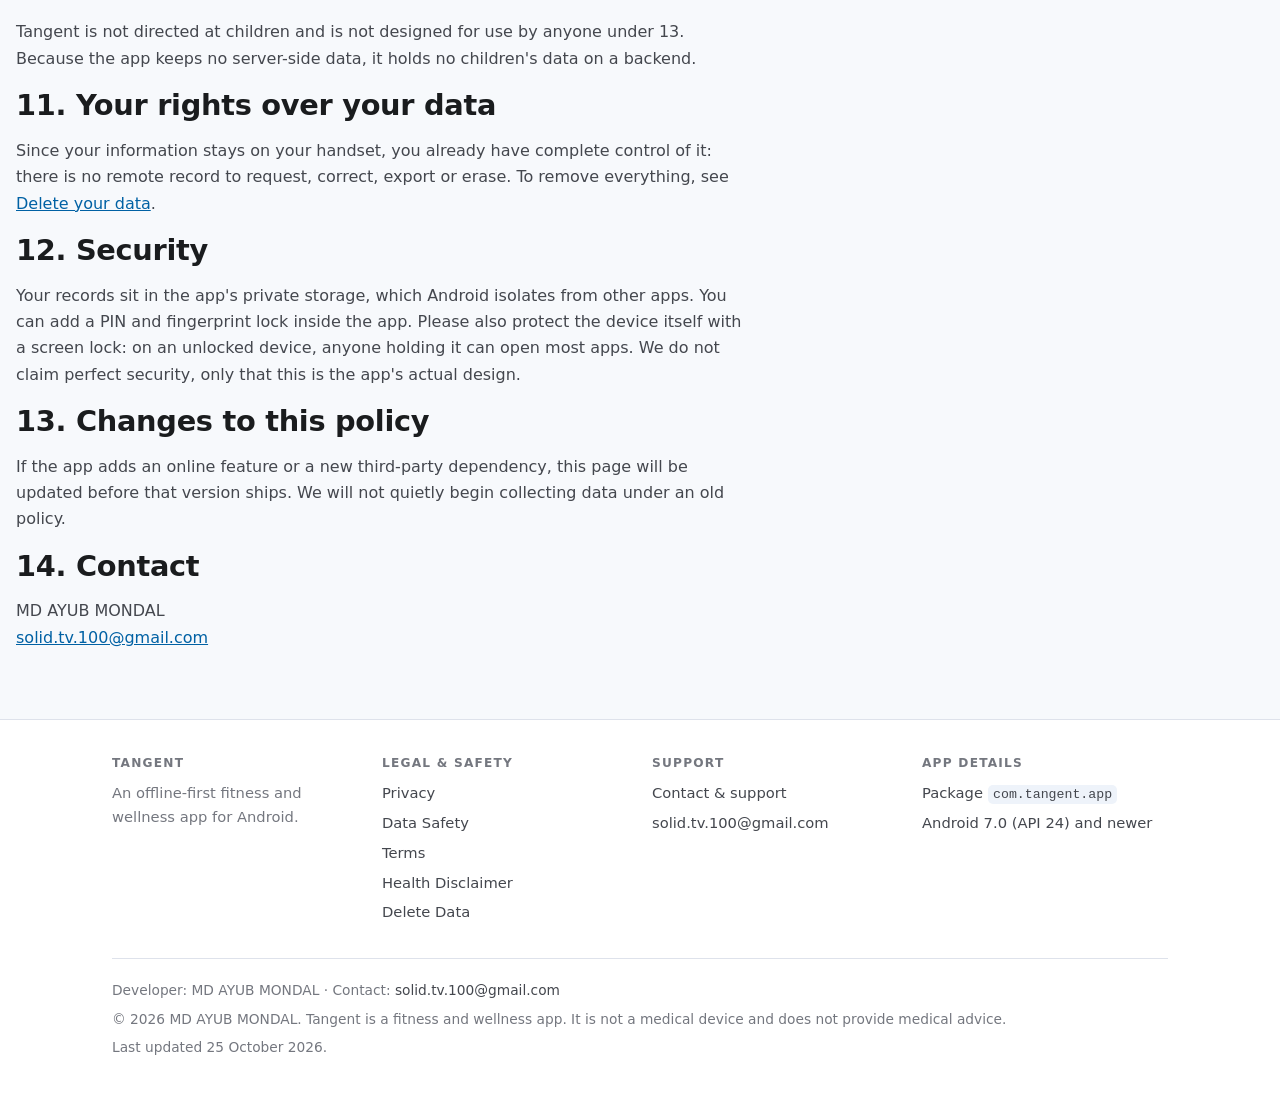
<file: privacy/index.html>
<!DOCTYPE html>
<html lang="en">
<head>
<meta charset="utf-8">
<meta name="viewport" content="width=device-width, initial-scale=1">
<title>Privacy Policy — Tangent Fitness & Wellness</title>
<meta name="description" content="Tangent collects no data off your device. It has no internet permission, no account or server, no advertising and no analytics. Everything you enter stays in the app's private storage on your device.">
<link rel="canonical" href="https://solidtv100-afk.github.io/tangent-website/privacy/">
<meta name="author" content="MD AYUB MONDAL">
<meta name="theme-color" content="#0061a4">
<meta property="og:type" content="website">
<meta property="og:site_name" content="Tangent Fitness &amp; Wellness">
<meta property="og:title" content="Privacy Policy — Tangent Fitness & Wellness">
<meta property="og:description" content="Tangent collects no data off your device. It has no internet permission, no account or server, no advertising and no analytics. Everything you enter stays in the app's private storage on your device.">
<meta property="og:url" content="https://solidtv100-afk.github.io/tangent-website/privacy/">
<meta name="twitter:card" content="summary">
<link rel="stylesheet" href="../assets/styles.css">
<link rel="icon" href="data:image/svg+xml,<svg xmlns='http://www.w3.org/2000/svg' viewBox='0 0 32 32'><rect width='32' height='32' rx='8' fill='%230061a4'/><text x='16' y='23' font-family='system-ui, sans-serif' font-size='18' font-weight='700' fill='white'>T</text></svg>">
</head>
<body>
<a class="skip-link" href="#main">Skip to main content</a>

<header class="site-header">
  <div class="wrap">
    <a class="brand" href="../">
      <span class="mark" aria-hidden="true">T</span>
      <span>Tangent<span class="sr-only"> Fitness &amp; Wellness</span></span>
    </a>
    <nav class="site-nav" aria-label="Main">
      <ul>
          <li><a href="../">Home</a></li>
          <li><a href="../privacy/" aria-current="page">Privacy</a></li>
          <li><a href="../data-safety/">Data Safety</a></li>
          <li><a href="../terms/">Terms</a></li>
          <li><a href="../disclaimer/">Health Disclaimer</a></li>
          <li><a href="../delete-data/">Delete Data</a></li>
          <li><a href="../support/">Support</a></li>
      </ul>
    </nav>
  </div>
</header>

<main id="main">

<section>
  <div class="wrap prose">
    <h1>Privacy Policy</h1>
    <p class="meta">Last updated 25 October 2026 &middot; Applies to the Android app <code>com.tangent.app</code></p>

    <div class="callout good">
      <p>
        <strong>Short version:</strong> Tangent stores your records locally on
        your device and does not transmit them anywhere. It has no user account,
        no cloud sync, no advertising, no analytics SDK, and no internet
        permission. Everything you enter remains in the app's private storage on
        the device you use.
      </p>
    </div>

    <h2>1. Who is responsible</h2>
    <p>
      Tangent Fitness &amp; Wellness is developed and published by
      <strong>MD AYUB MONDAL</strong>, an individual developer. For any privacy
      question, write to <a href="mailto:solid.tv.100@gmail.com">solid.tv.100@gmail.com</a>.
    </p>

    <h2>2. What Tangent does not do</h2>
    <p>
      These statements describe the app as built, and each one can be checked
      against the app's manifest and dependency list:
    </p>
    <ul>
      <li><strong>It does not request the <code>INTERNET</code> permission.</strong> Without that permission Android refuses any network request the app might attempt.</li>
      <li><strong>It has no user accounts.</strong> No registration, no email address or server-side profile.</li>
      <li><strong>It contains no advertising SDK.</strong></li>
      <li><strong>It contains no analytics or telemetry SDK.</strong></li>
      <li><strong>It contains no third-party crash-reporting service.</strong></li>
      <li><strong>It does not request location, camera, microphone, contacts, photos or file access.</strong></li>
      <li><strong>It is not built around a remote backend.</strong> There is no cloud backup, no server sync and no account recovery system.</li>
    </ul>

    <h2>3. What Tangent stores, and where</h2>
    <p>
      The app stores the data it needs to show your history back to you. All of
      it lives in the app's private storage area on your own device. This can
      include:
    </p>
    <ul>
      <li>Your display name, if you enter one, plus body metrics and plan preferences.</li>
      <li>Workout progress, session history, challenge status, exercise logs, and sets or repetitions you record.</li>
      <li>Walking and step data, daily movement history, and walk settings.</li>
      <li>Food and water entries, saved custom foods, hydration history and hydration goals.</li>
      <li>Morning routine progress, gratitude journal entries, vision board content, and other wellness progression data.</li>
      <li>Health Check answers and results, including self-screening responses and screen calibration for vision-related checks.</li>
      <li>Relationship Skills progress, reflections, daily check-ins and lesson history.</li>
      <li>Settings such as interface language, haptics, rest duration, first day of the week, and app lock settings.</li>
      <li>If you enable the app lock, a salted cryptographic hash of your PIN &mdash; never the PIN itself.</li>
    </ul>
    <p>
      This information is not transmitted anywhere. There is no cloud sync and no
      backup server, which also means the app cannot restore your history if you
      move to a new phone unless you export a file yourself.
    </p>

    <h2>4. Android backup</h2>
    <p>
      The app excludes its database from Android backup and device-to-device
      transfer; your records are therefore not copied into your Google account by
      the operating system.
    </p>

    <h2>5. Permissions, and why each one exists</h2>
    <div class="table-scroll" role="region" aria-label="App permissions" tabindex="0">
      <table>
        <caption>Every permission in the app's release manifest.</caption>
        <thead>
          <tr><th scope="col">Permission</th><th scope="col">Why it is needed</th><th scope="col">Optional?</th></tr>
        </thead>
        <tbody>
          <tr>
            <td><code>POST_NOTIFICATIONS</code></td>
            <td>Shows reminders you schedule yourself for workouts, fasting, hydration, routines and other local task timings.</td>
            <td>Yes</td>
          </tr>
          <tr>
            <td><code>USE_BIOMETRIC</code></td>
            <td>Lets you unlock the optional app lock with a fingerprint instead of your PIN. Your biometric data is handled by Android and is never visible to the app.</td>
            <td>Yes &mdash; only if you turn the app lock on</td>
          </tr>
          <tr>
            <td><code>VIBRATE</code></td>
            <td>Haptic feedback during workouts, timers and alerts. There is a setting to switch it off.</td>
            <td>Yes</td>
          </tr>
        </tbody>
      </table>
    </div>
    <p>
      The app does not request exact-alarm permissions; reminders are scheduled
      inexactly to save battery, and Android may deliver them a little late.
    </p>

    <h2>6. Third-party components</h2>
    <p>
      Tangent uses common Android and local-only libraries for UI, persistence and
      rendering. None of them collects or transmits personal information in this
      app in the current build:
    </p>
    <ul>
      <li>AndroidX and Jetpack Compose</li>
      <li>AndroidX Room and local data persistence</li>
      <li>Kotlin Coroutines</li>
      <li>SceneView / Filament for on-device rendering when the exercise animation system is enabled in a build</li>
    </ul>
    <p>
      There is no Google Analytics, Firebase, ad SDK, or social-media SDK in the
      current app build.
    </p>

    <h2>7. When information leaves your device &mdash; only if you send it</h2>
    <p>Two things can move data off the device, and both require you to act:</p>
    <ul>
      <li>
        <strong>Progress export.</strong> You can export a progress report as a
        PDF or text file, or save custom logs as CSV. The file is handed to
        Android's share sheet, where <em>you</em> choose the destination.
      </li>
      <li>
        <strong>Contacting support.</strong> If you email
        <a href="mailto:solid.tv.100@gmail.com">solid.tv.100@gmail.com</a>, your
        message and email address reach that mailbox, as with any email.
      </li>
    </ul>

    <h2>8. Spoken coaching and text-to-speech</h2>
    <p>
      Optional spoken coaching passes short phrases to the text-to-speech engine
      already installed on your device. That engine is part of Android or an app
      you installed separately, not part of Tangent. Turn spoken coaching off if
      you would rather it were not used.
    </p>

    <h2>9. Crash reports</h2>
    <p>
      If the app crashes, it writes a technical report to a file in its own
      private storage and shows it the next time you open the app so you can send
      it to support if you want to. That file is never uploaded automatically.
    </p>

    <h2>10. Children</h2>
    <p>
      Tangent is not directed at children and is not designed for use by anyone
      under 13. Because the app keeps no server-side data, it holds no
      children's data on a backend.
    </p>

    <h2>11. Your rights over your data</h2>
    <p>
      Since your information stays on your handset, you already have complete
      control of it: there is no remote record to request, correct, export or
      erase. To remove everything, see
      <a href="../delete-data/">Delete your data</a>.
    </p>

    <h2>12. Security</h2>
    <p>
      Your records sit in the app's private storage, which Android isolates from
      other apps. You can add a PIN and fingerprint lock inside the app. Please
      also protect the device itself with a screen lock: on an unlocked device,
      anyone holding it can open most apps. We do not claim perfect security,
      only that this is the app's actual design.
    </p>

    <h2>13. Changes to this policy</h2>
    <p>
      If the app adds an online feature or a new third-party dependency, this page
      will be updated before that version ships. We will not quietly begin
      collecting data under an old policy.
    </p>

    <h2>14. Contact</h2>
    <p>
      MD AYUB MONDAL<br>
      <a href="mailto:solid.tv.100@gmail.com">solid.tv.100@gmail.com</a>
    </p>
  </div>
</section>

</main>

<footer class="site-footer">
  <div class="wrap">
    <div class="footer-grid">
      <div>
        <h2>Tangent</h2>
        <p style="margin:0;color:var(--ink-muted)">An offline-first fitness and wellness app for Android.</p>
      </div>
      <div>
        <h2>Legal &amp; safety</h2>
        <ul>
            <li><a href="../privacy/">Privacy</a></li>
            <li><a href="../data-safety/">Data Safety</a></li>
            <li><a href="../terms/">Terms</a></li>
            <li><a href="../disclaimer/">Health Disclaimer</a></li>
            <li><a href="../delete-data/">Delete Data</a></li>
        </ul>
      </div>
      <div>
        <h2>Support</h2>
        <ul>
          <li><a href="../support/">Contact &amp; support</a></li>
          <li><a href="mailto:solid.tv.100@gmail.com">solid.tv.100@gmail.com</a></li>
        </ul>
      </div>
      <div>
        <h2>App details</h2>
        <ul>
          <li>Package <code>com.tangent.app</code></li>
          <li>Android 7.0 (API 24) and newer</li>
        </ul>
      </div>
    </div>
    <div class="legal">
      <p>Developer: MD AYUB MONDAL &middot; Contact: <a href="mailto:solid.tv.100@gmail.com">solid.tv.100@gmail.com</a></p>
      <p>&copy; 2026 MD AYUB MONDAL. Tangent is a fitness and wellness app. It is not a medical device and does not provide medical advice.</p>
      <p>Last updated 25 October 2026.</p>
    </div>
  </div>
</footer>
</body>
</html>
</file>
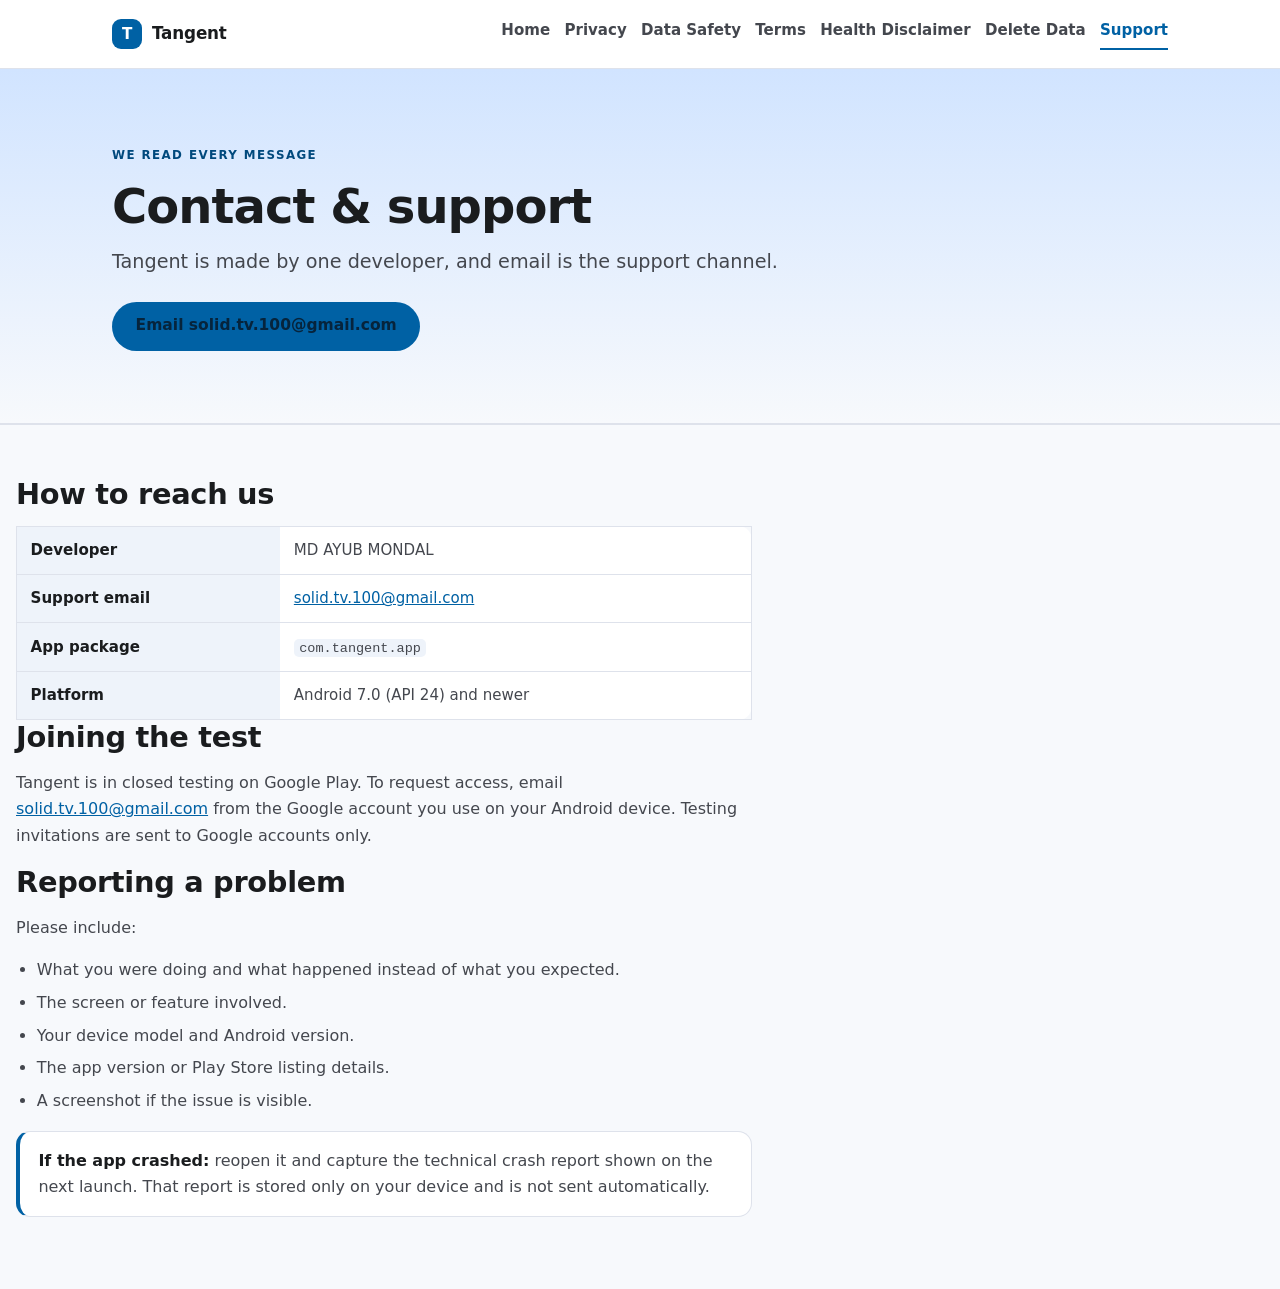
<file: support/index.html>
<!DOCTYPE html>
<html lang="en">
<head>
<meta charset="utf-8">
<meta name="viewport" content="width=device-width, initial-scale=1">
<title>Contact & Support — Tangent Fitness & Wellness</title>
<meta name="description" content="Contact the developer of Tangent Fitness & Wellness. Support email, closed testing details, and how to report a problem.">
<link rel="canonical" href="https://solidtv100-afk.github.io/tangent-website/support/">
<meta name="author" content="MD AYUB MONDAL">
<meta name="theme-color" content="#0061a4">
<meta property="og:type" content="website">
<meta property="og:site_name" content="Tangent Fitness &amp; Wellness">
<meta property="og:title" content="Contact & Support — Tangent Fitness & Wellness">
<meta property="og:description" content="Contact the developer of Tangent Fitness & Wellness. Support email, closed testing details, and how to report a problem.">
<meta property="og:url" content="https://solidtv100-afk.github.io/tangent-website/support/">
<meta name="twitter:card" content="summary">
<link rel="stylesheet" href="../assets/styles.css">
<link rel="icon" href="data:image/svg+xml,<svg xmlns='http://www.w3.org/2000/svg' viewBox='0 0 32 32'><rect width='32' height='32' rx='8' fill='%230061a4'/><text x='16' y='23' font-family='system-ui, sans-serif' font-size='18' font-weight='700' fill='white'>T</text></svg>">
</head>
<body>
<a class="skip-link" href="#main">Skip to main content</a>
<header class="site-header">
  <div class="wrap">
    <a class="brand" href="../">
      <span class="mark" aria-hidden="true">T</span>
      <span>Tangent<span class="sr-only"> Fitness &amp; Wellness</span></span>
    </a>
    <nav class="site-nav" aria-label="Main">
      <ul>
        <li><a href="../">Home</a></li>
        <li><a href="../privacy/">Privacy</a></li>
        <li><a href="../data-safety/">Data Safety</a></li>
        <li><a href="../terms/">Terms</a></li>
        <li><a href="../disclaimer/">Health Disclaimer</a></li>
        <li><a href="../delete-data/">Delete Data</a></li>
        <li><a href="../support/" aria-current="page">Support</a></li>
      </ul>
    </nav>
  </div>
</header>

<main id="main">
<section class="hero">
  <div class="wrap">
    <span class="eyebrow">We read every message</span>
    <h1>Contact &amp; support</h1>
    <p class="lede">Tangent is made by one developer, and email is the support channel.</p>
    <div class="actions">
      <a class="btn btn-primary" href="mailto:solid.tv.100@gmail.com">Email solid.tv.100@gmail.com</a>
    </div>
  </div>
</section>

<section>
  <div class="wrap prose">
    <h2>How to reach us</h2>
    <table>
      <tbody>
        <tr><th scope="row">Developer</th><td>MD AYUB MONDAL</td></tr>
        <tr><th scope="row">Support email</th><td><a href="mailto:solid.tv.100@gmail.com">solid.tv.100@gmail.com</a></td></tr>
        <tr><th scope="row">App package</th><td><code>com.tangent.app</code></td></tr>
        <tr><th scope="row">Platform</th><td>Android 7.0 (API 24) and newer</td></tr>
      </tbody>
    </table>

    <h2>Joining the test</h2>
    <p>
      Tangent is in closed testing on Google Play. To request access, email
      <a href="mailto:solid.tv.100@gmail.com">solid.tv.100@gmail.com</a> from the
      Google account you use on your Android device. Testing invitations are sent
      to Google accounts only.
    </p>

    <h2>Reporting a problem</h2>
    <p>Please include:</p>
    <ul>
      <li>What you were doing and what happened instead of what you expected.</li>
      <li>The screen or feature involved.</li>
      <li>Your device model and Android version.</li>
      <li>The app version or Play Store listing details.</li>
      <li>A screenshot if the issue is visible.</li>
    </ul>

    <div class="callout">
      <p>
        <strong>If the app crashed:</strong> reopen it and capture the technical
        crash report shown on the next launch. That report is stored only on your
        device and is not sent automatically.
      </p>
    </div>
  </div>
</section>
</main>
</body>
</html>
</file>
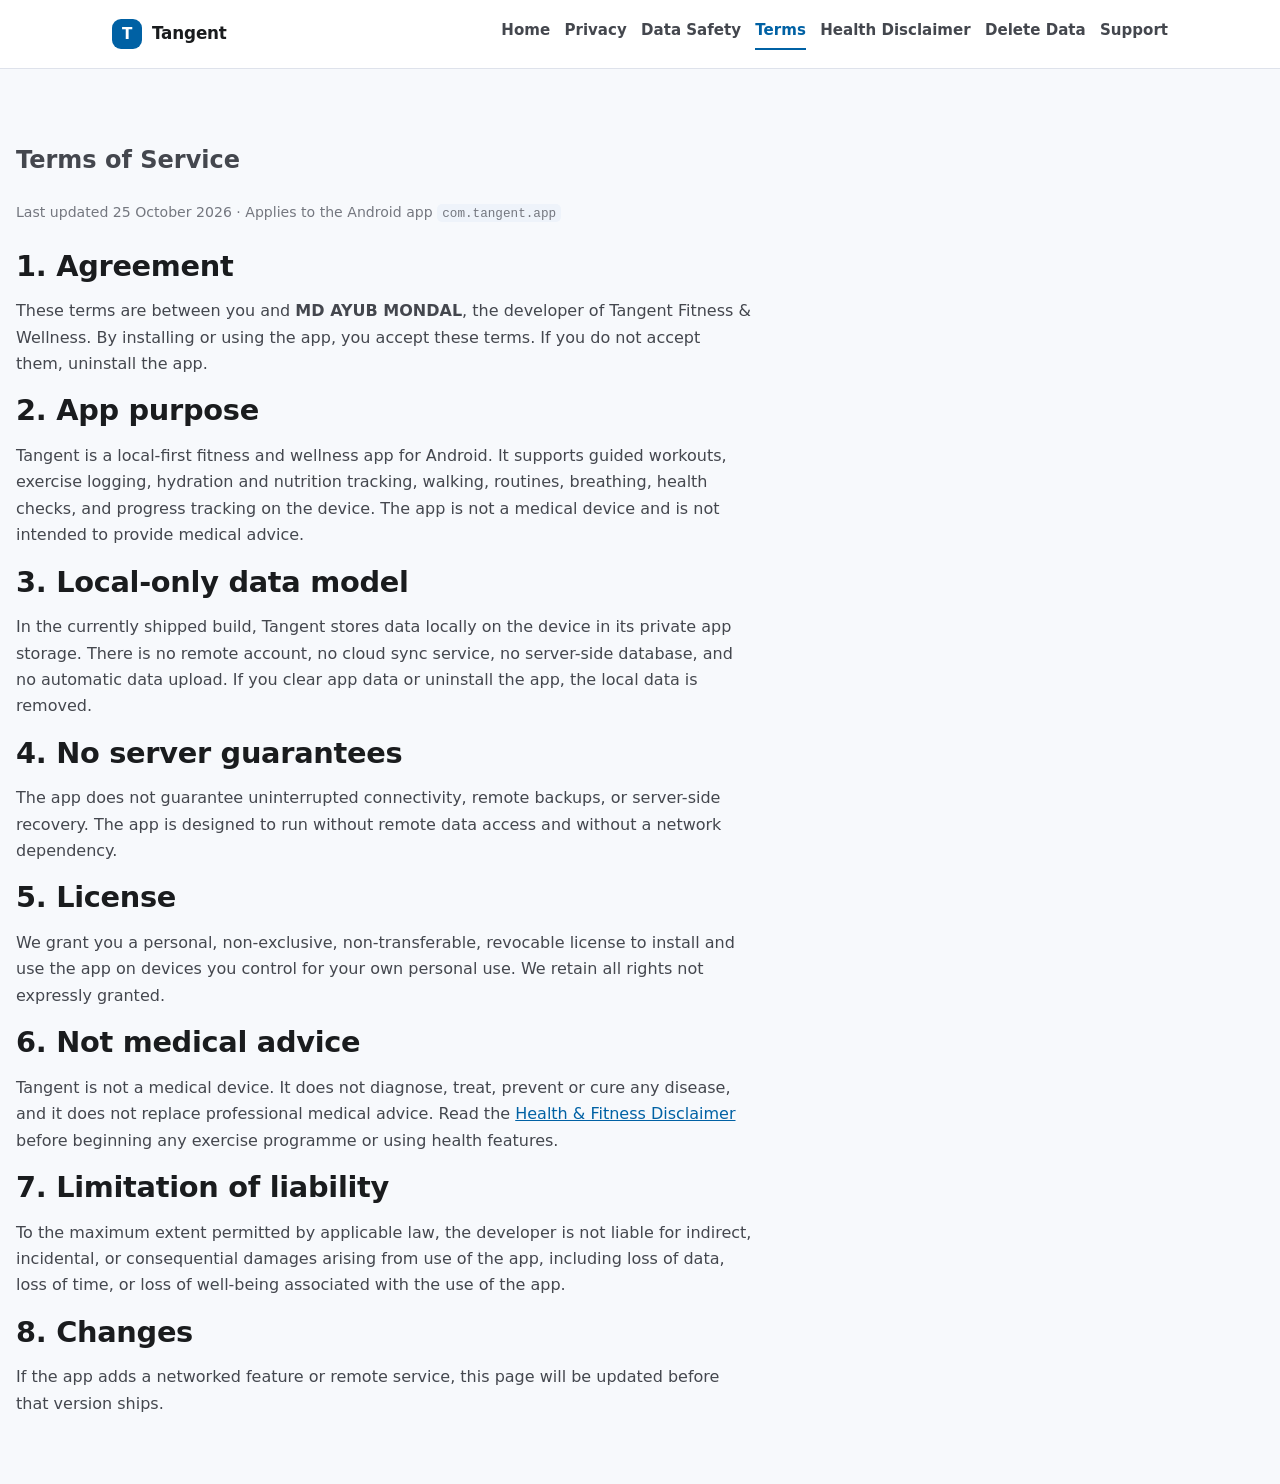
<file: terms/index.html>
<!DOCTYPE html>
<html lang="en">
<head>
<meta charset="utf-8">
<meta name="viewport" content="width=device-width, initial-scale=1">
<title>Terms of Service — Tangent Fitness & Wellness</title>
<meta name="description" content="Terms of Service for the Tangent Fitness & Wellness Android app, including local-only storage, no server account, and no remote data use.">
<link rel="canonical" href="https://solidtv100-afk.github.io/tangent-website/terms/">
<meta name="author" content="MD AYUB MONDAL">
<meta name="theme-color" content="#0061a4">
<meta property="og:type" content="website">
<meta property="og:site_name" content="Tangent Fitness &amp; Wellness">
<meta property="og:title" content="Terms of Service — Tangent Fitness & Wellness">
<meta property="og:description" content="Terms of Service for the Tangent Fitness & Wellness Android app, including local-only storage, no server account, and no remote data use.">
<meta property="og:url" content="https://solidtv100-afk.github.io/tangent-website/terms/">
<meta name="twitter:card" content="summary">
<link rel="stylesheet" href="../assets/styles.css">
<link rel="icon" href="data:image/svg+xml,<svg xmlns='http://www.w3.org/2000/svg' viewBox='0 0 32 32'><rect width='32' height='32' rx='8' fill='%230061a4'/><text x='16' y='23' font-family='system-ui, sans-serif' font-size='18' font-weight='700' fill='white'>T</text></svg>">
</head>
<body>
<a class="skip-link" href="#main">Skip to main content</a>

<header class="site-header">
  <div class="wrap">
    <a class="brand" href="../">
      <span class="mark" aria-hidden="true">T</span>
      <span>Tangent<span class="sr-only"> Fitness &amp; Wellness</span></span>
    </a>
    <nav class="site-nav" aria-label="Main">
      <ul>
        <li><a href="../">Home</a></li>
        <li><a href="../privacy/">Privacy</a></li>
        <li><a href="../data-safety/">Data Safety</a></li>
        <li><a href="../terms/" aria-current="page">Terms</a></li>
        <li><a href="../disclaimer/">Health Disclaimer</a></li>
        <li><a href="../delete-data/">Delete Data</a></li>
        <li><a href="../support/">Support</a></li>
      </ul>
    </nav>
  </div>
</header>

<main id="main">
<section>
  <div class="wrap prose">
    <h1>Terms of Service</h1>
    <p class="meta">Last updated 25 October 2026 &middot; Applies to the Android app <code>com.tangent.app</code></p>

    <h2>1. Agreement</h2>
    <p>
      These terms are between you and <strong>MD AYUB MONDAL</strong>, the
      developer of Tangent Fitness &amp; Wellness. By installing or using the
      app, you accept these terms. If you do not accept them, uninstall the app.
    </p>

    <h2>2. App purpose</h2>
    <p>
      Tangent is a local-first fitness and wellness app for Android. It supports
      guided workouts, exercise logging, hydration and nutrition tracking,
      walking, routines, breathing, health checks, and progress tracking on the
      device. The app is not a medical device and is not intended to provide
      medical advice.
    </p>

    <h2>3. Local-only data model</h2>
    <p>
      In the currently shipped build, Tangent stores data locally on the device in
      its private app storage. There is no remote account, no cloud sync service,
      no server-side database, and no automatic data upload. If you clear app
      data or uninstall the app, the local data is removed.
    </p>

    <h2>4. No server guarantees</h2>
    <p>
      The app does not guarantee uninterrupted connectivity, remote backups, or
      server-side recovery. The app is designed to run without remote data access
      and without a network dependency.
    </p>

    <h2>5. License</h2>
    <p>
      We grant you a personal, non-exclusive, non-transferable, revocable license
      to install and use the app on devices you control for your own personal
      use. We retain all rights not expressly granted.
    </p>

    <h2>6. Not medical advice</h2>
    <p>
      Tangent is not a medical device. It does not diagnose, treat, prevent or
      cure any disease, and it does not replace professional medical advice.
      Read the <a href="../disclaimer/">Health &amp; Fitness Disclaimer</a>
      before beginning any exercise programme or using health features.
    </p>

    <h2>7. Limitation of liability</h2>
    <p>
      To the maximum extent permitted by applicable law, the developer is not
      liable for indirect, incidental, or consequential damages arising from use
      of the app, including loss of data, loss of time, or loss of well-being
      associated with the use of the app.
    </p>

    <h2>8. Changes</h2>
    <p>
      If the app adds a networked feature or remote service, this page will be
      updated before that version ships.
    </p>
  </div>
</section>
</main>
</body>
</html>
</file>
<file: assets/styles.css>
/*
 * Tangent Fitness & Wellness — public site.
 *
 * One stylesheet, no build step, no web fonts and no JavaScript: every page is
 * a static document that renders on first paint. The palette is taken from the
 * app's own theme so the site and the product look like the same thing.
 */

:root {
  --canvas: #f7f9fc;
  --surface: #ffffff;
  --surface-alt: #eef3fa;
  --border: #dee2eb;
  --blue: #0061a4;
  --blue-dark: #00497d;
  --blue-light: #d1e4ff;
  --ink: #1a1c1e;
  --ink-2: #44474e;
  --ink-muted: #74777f;
  --success: #1e8e3e;
  --flame: #e65100;
  --radius: 14px;
  --radius-lg: 20px;
  --maxw: 68rem;
  --gutter: 1rem;
}

@media (prefers-color-scheme: dark) {
  :root:not([data-theme="light"]) {
    --canvas: #121417;
    --surface: #1a1c1e;
    --surface-alt: #22262b;
    --border: #33373d;
    --blue: #9ecaff;
    --blue-dark: #d1e4ff;
    --blue-light: #16324d;
    --ink: #e3e2e6;
    --ink-2: #c4c7cf;
    --ink-muted: #8e9199;
    --success: #6dd58c;
    --flame: #ffb59c;
  }
}

:root[data-theme="dark"] {
  --canvas: #121417;
  --surface: #1a1c1e;
  --surface-alt: #22262b;
  --border: #33373d;
  --blue: #9ecaff;
  --blue-dark: #d1e4ff;
  --blue-light: #16324d;
  --ink: #e3e2e6;
  --ink-2: #c4c7cf;
  --ink-muted: #8e9199;
  --success: #6dd58c;
  --flame: #ffb59c;
}

*, *::before, *::after { box-sizing: border-box; }

html { -webkit-text-size-adjust: 100%; scroll-behavior: smooth; }
@media (prefers-reduced-motion: reduce) {
  html { scroll-behavior: auto; }
}

body {
  margin: 0;
  background: var(--canvas);
  color: var(--ink-2);
  font-family: system-ui, -apple-system, "Segoe UI", Roboto, "Helvetica Neue", Arial, sans-serif;
  font-size: 1rem;
  line-height: 1.65;
  overflow-wrap: break-word;
}

/* Keyboard users need to see where they are. */
:where(a, button, summary, input):focus-visible {
  outline: 3px solid var(--blue);
  outline-offset: 2px;
  border-radius: 4px;
}

.skip-link {
  position: absolute;
  left: -9999px;
  top: 0;
  background: var(--blue);
  color: #fff;
  padding: 0.75rem 1rem;
  z-index: 100;
}
.skip-link:focus { left: 0; }

.wrap {
  width: 100%;
  max-width: var(--maxw);
  margin-inline: auto;
  padding-inline: var(--gutter);
}

/* ── header ────────────────────────────────────────────────────────────── */
.site-header {
  background: var(--surface);
  border-bottom: 1px solid var(--border);
  position: sticky;
  top: 0;
  z-index: 20;
}
.site-header .wrap {
  display: flex;
  flex-wrap: wrap;
  align-items: center;
  gap: 0.5rem 1.25rem;
  padding-block: 0.75rem;
}
.brand {
  display: inline-flex;
  align-items: center;
  gap: 0.6rem;
  font-weight: 800;
  font-size: 1.05rem;
  color: var(--ink);
  text-decoration: none;
  letter-spacing: -0.01em;
}
.brand .mark {
  width: 1.9rem;
  height: 1.9rem;
  flex: none;
  border-radius: 9px;
  background: var(--blue);
  color: #fff;
  display: grid;
  place-items: center;
  font-size: 0.95rem;
  font-weight: 900;
}
/* A wrapping row of links needs no toggle button and no script; six links fit
   on two lines at 320px and on one line from about 640px up. */
.site-nav ul {
  display: flex;
  flex-wrap: wrap;
  gap: 0.15rem 0.9rem;
  list-style: none;
  margin: 0;
  padding: 0;
}
.site-nav a {
  display: inline-block;
  padding: 0.35rem 0;
  color: var(--ink-2);
  text-decoration: none;
  font-size: 0.94rem;
  font-weight: 600;
  border-bottom: 2px solid transparent;
}
.site-nav a:hover { color: var(--blue); }
.site-nav a[aria-current="page"] {
  color: var(--blue);
  border-bottom-color: var(--blue);
}
@media (min-width: 46rem) {
  .site-nav { margin-left: auto; }
}

/* ── hero ──────────────────────────────────────────────────────────────── */
.hero {
  padding-block: clamp(2.5rem, 7vw, 4.5rem);
  background: linear-gradient(180deg, var(--blue-light) 0%, var(--canvas) 100%);
  border-bottom: 1px solid var(--border);
}
.hero h1 {
  margin: 0 0 0.75rem;
  font-size: clamp(1.9rem, 6vw, 3rem);
  line-height: 1.12;
  letter-spacing: -0.02em;
  color: var(--ink);
}
.hero .lede {
  margin: 0 0 1.5rem;
  font-size: clamp(1.02rem, 2.4vw, 1.2rem);
  max-width: 46rem;
  color: var(--ink-2);
}
.eyebrow {
  display: inline-block;
  margin-bottom: 0.9rem;
  font-size: 0.74rem;
  font-weight: 800;
  letter-spacing: 0.12em;
  text-transform: uppercase;
  color: var(--blue-dark);
}

.actions { display: flex; flex-wrap: wrap; gap: 0.75rem; }
.btn {
  display: inline-flex;
  align-items: center;
  justify-content: center;
  min-height: 2.9rem;
  padding: 0.6rem 1.35rem;
  border-radius: 999px;
  font-weight: 700;
  font-size: 0.97rem;
  text-decoration: none;
  border: 2px solid transparent;
  cursor: pointer;
}
.btn-primary { background: var(--blue); color: #fff; }
.btn-primary:hover { background: var(--blue-dark); }
:root[data-theme="dark"] .btn-primary,
:root:not([data-theme="light"]) .btn-primary { color: #06243c; }
.btn-ghost {
  background: transparent;
  color: var(--blue);
  border-color: var(--border);
}
.btn-ghost:hover { border-color: var(--blue); }

/* ── content ───────────────────────────────────────────────────────────── */
main { display: block; }
section { padding-block: clamp(2rem, 5vw, 3.25rem); }
section + section { border-top: 1px solid var(--border); }

h2 {
  font-size: clamp(1.35rem, 3.6vw, 1.8rem);
  line-height: 1.25;
  letter-spacing: -0.01em;
  color: var(--ink);
  margin: 0 0 0.85rem;
}
h3 {
  font-size: 1.08rem;
  color: var(--ink);
  margin: 1.75rem 0 0.4rem;
}
p { margin: 0 0 1rem; }
a { color: var(--blue); }

ul, ol { margin: 0 0 1rem; padding-left: 1.3rem; }
li { margin-bottom: 0.4rem; }

.grid {
  display: grid;
  gap: 1rem;
  grid-template-columns: repeat(auto-fit, minmax(min(100%, 15.5rem), 1fr));
}
.card {
  background: var(--surface);
  border: 1px solid var(--border);
  border-radius: var(--radius-lg);
  padding: 1.25rem;
}
.card h3 { margin-top: 0; }
.card p:last-child { margin-bottom: 0; }
.card .ico { font-size: 1.5rem; line-height: 1; display: block; margin-bottom: 0.6rem; }

/* A claim the reader can check beats a claim they have to trust. */
.callout {
  background: var(--surface);
  border: 1px solid var(--border);
  border-left: 4px solid var(--blue);
  border-radius: var(--radius);
  padding: 1rem 1.15rem;
  margin: 0 0 1.25rem;
}
.callout.warn { border-left-color: var(--flame); }
.callout.good { border-left-color: var(--success); }
.callout > :last-child { margin-bottom: 0; }
.callout strong { color: var(--ink); }

.table-scroll { overflow-x: auto; margin-bottom: 1.25rem; }
table {
  width: 100%;
  border-collapse: collapse;
  font-size: 0.94rem;
  background: var(--surface);
  border: 1px solid var(--border);
  border-radius: var(--radius);
}
caption {
  caption-side: top;
  text-align: left;
  font-size: 0.86rem;
  color: var(--ink-muted);
  padding-bottom: 0.5rem;
}
th, td {
  text-align: left;
  padding: 0.7rem 0.85rem;
  border-bottom: 1px solid var(--border);
  vertical-align: top;
}
th { color: var(--ink); font-weight: 700; background: var(--surface-alt); }
tbody tr:last-child td { border-bottom: none; }

code, .mono {
  font-family: ui-monospace, SFMono-Regular, Menlo, Consolas, monospace;
  font-size: 0.9em;
  background: var(--surface-alt);
  padding: 0.12em 0.4em;
  border-radius: 5px;
}

.meta {
  font-size: 0.88rem;
  color: var(--ink-muted);
  margin-bottom: 1.5rem;
}
/* A comfortable measure for long text, but left-aligned: `.wrap` centres its
   own box, so a narrower `.prose` inside it used to re-centre and sit inboard
   of every full-width section above it, breaking the left rail down the page. */
.prose { max-width: 48rem; margin-inline: 0 auto; }

/* ── footer ────────────────────────────────────────────────────────────── */
.site-footer {
  background: var(--surface);
  border-top: 1px solid var(--border);
  padding-block: 2.25rem;
  font-size: 0.92rem;
}
.footer-grid {
  display: grid;
  gap: 1.5rem;
  grid-template-columns: repeat(auto-fit, minmax(min(100%, 13rem), 1fr));
}
.site-footer h2 {
  font-size: 0.76rem;
  letter-spacing: 0.1em;
  text-transform: uppercase;
  color: var(--ink-muted);
  margin-bottom: 0.6rem;
}
.site-footer ul { list-style: none; padding: 0; margin: 0; }
.site-footer li { margin-bottom: 0.35rem; }
.site-footer a { color: var(--ink-2); text-decoration: none; }
.site-footer a:hover { color: var(--blue); text-decoration: underline; }
.legal {
  margin-top: 1.75rem;
  padding-top: 1.25rem;
  border-top: 1px solid var(--border);
  color: var(--ink-muted);
  font-size: 0.86rem;
}
.legal p { margin-bottom: 0.35rem; }

/* Visually hidden but available to screen readers. */
.sr-only {
  position: absolute;
  width: 1px; height: 1px;
  padding: 0; margin: -1px;
  overflow: hidden;
  clip: rect(0 0 0 0);
  white-space: nowrap;
  border: 0;
}

/* A scrollable table is focusable, so give it a visible boundary and let it
   breathe less on a narrow screen — a 3-column table at 320px needs the room
   more than it needs the padding. */
.table-scroll {
  border-radius: var(--radius);
}
.table-scroll:focus-visible {
  outline: 3px solid var(--blue);
  outline-offset: 2px;
}
@media (max-width: 26rem) {
  th, td { padding: 0.55rem 0.6rem; }
  table { font-size: 0.88rem; }
}
</file>
